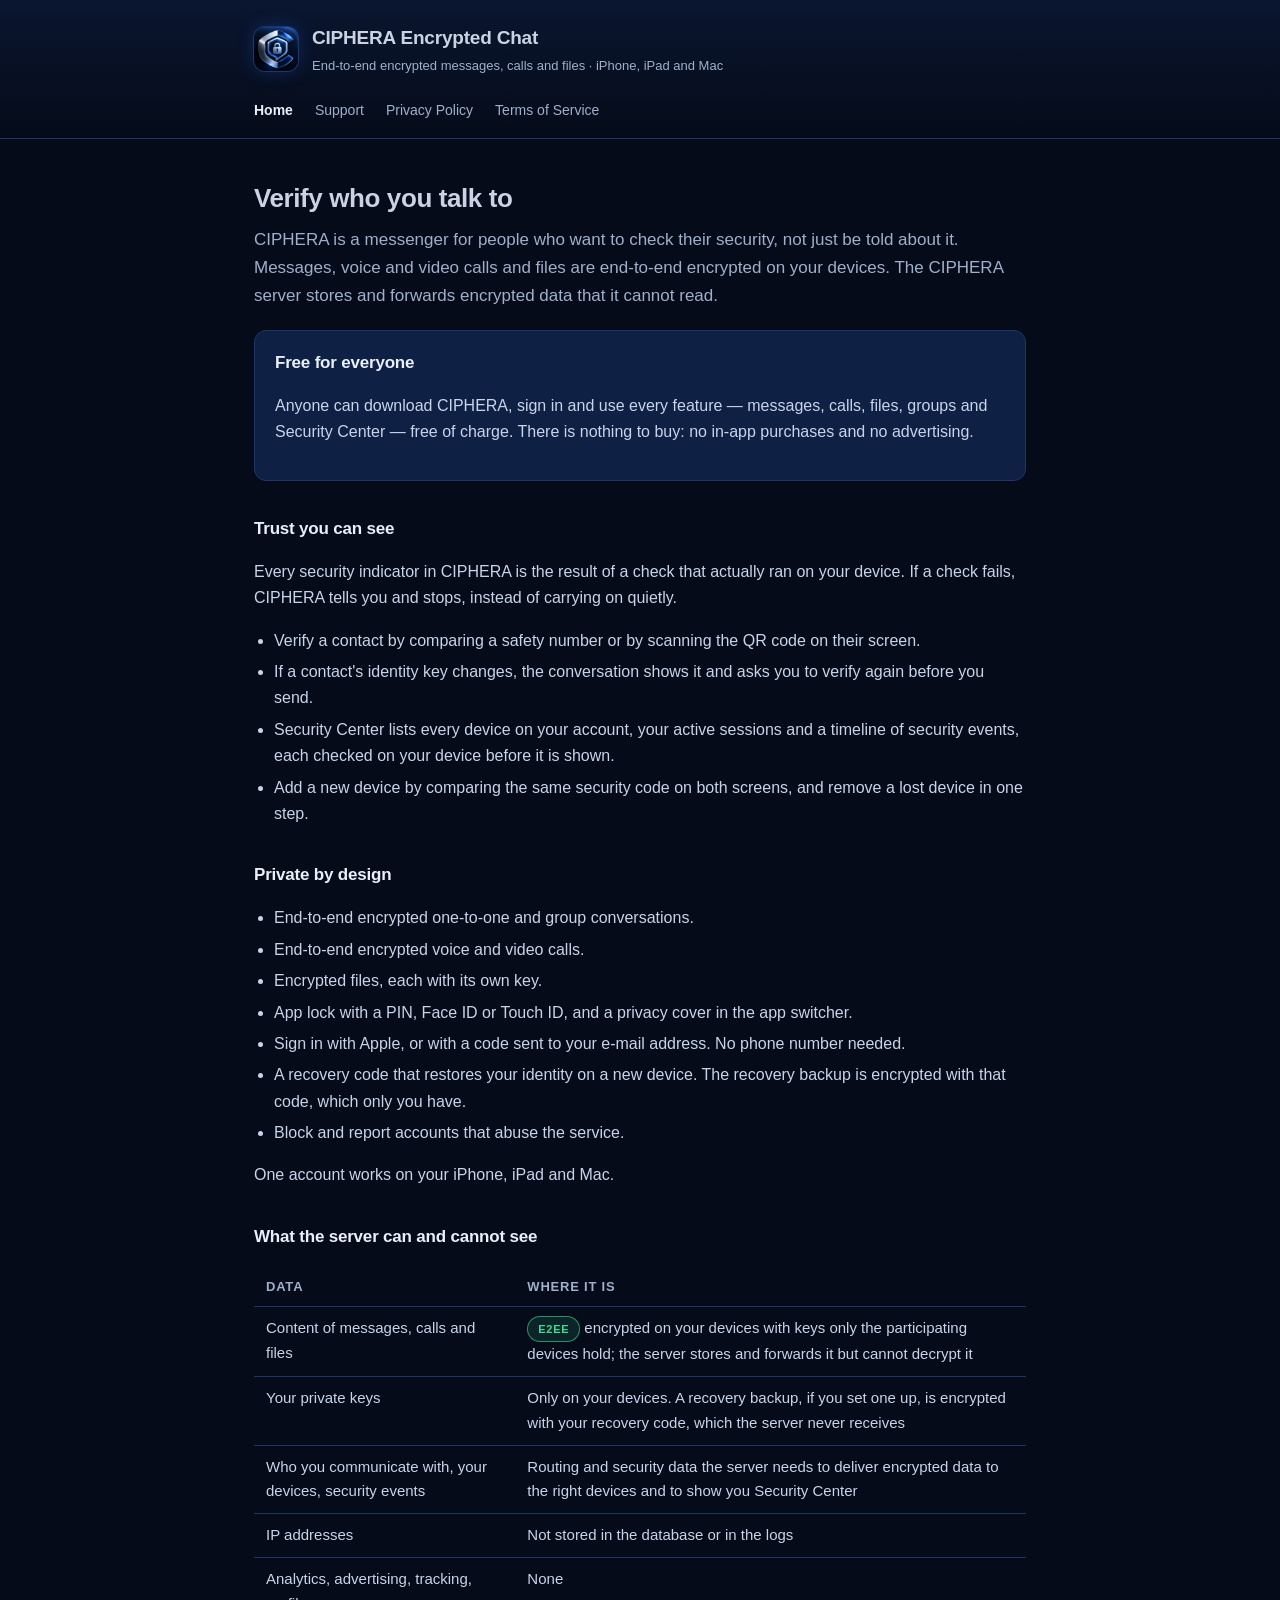
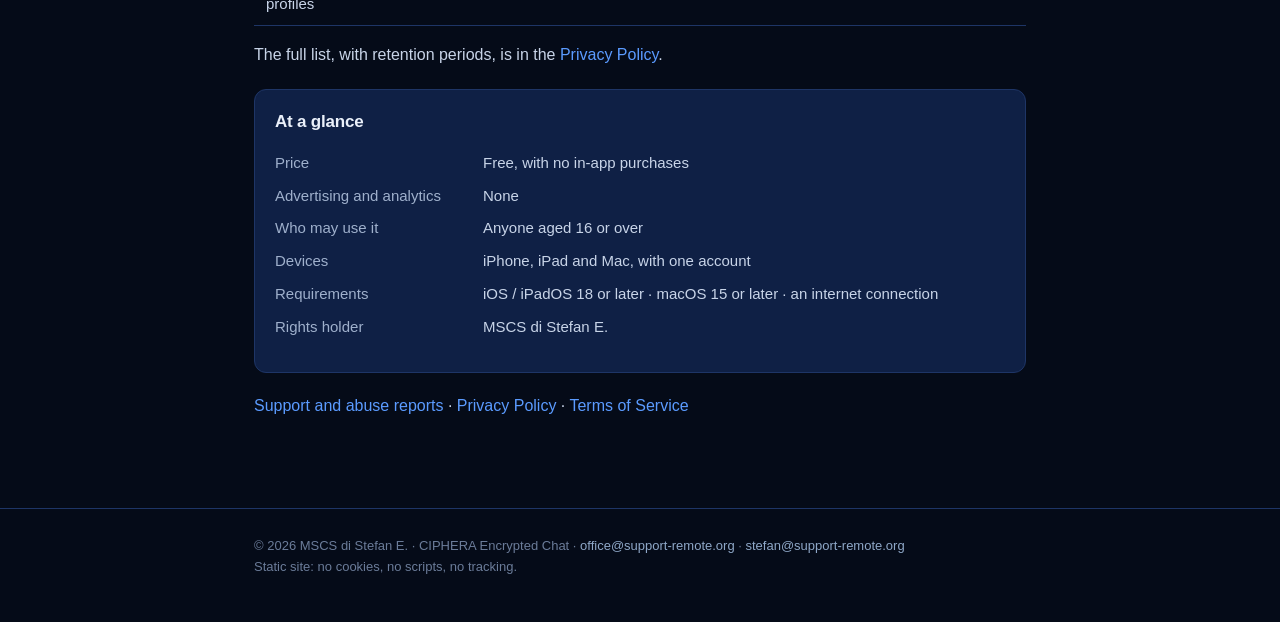
<file: index.html>
<!doctype html>
<html lang="en">
<head>
<meta charset="utf-8">
<meta name="viewport" content="width=device-width,initial-scale=1">
<title>CIPHERA Encrypted Chat</title>
<meta name="description" content="CIPHERA Encrypted Chat — end-to-end encrypted messages, calls and files on iPhone, iPad and Mac. Free for everyone, with nothing to buy.">
<meta name="theme-color" content="#050B18">
<link rel="icon" type="image/png" sizes="256x256" href="icon-256.png">
<link rel="apple-touch-icon" href="icon-256.png">
<link rel="stylesheet" href="style.css">
</head>
<body>
<header>
  <div class="wrap">
    <div class="brand">
      <img class="mark" src="icon-256.png" width="44" height="44" alt="">
      <div>
        <h1>CIPHERA Encrypted Chat</h1>
        <p>End-to-end encrypted messages, calls and files · iPhone, iPad and Mac</p>
      </div>
    </div>
    <nav>
      <a href="./" class="on">Home</a>
      <a href="support.html">Support</a>
      <a href="privacy.html">Privacy Policy</a>
      <a href="terms.html">Terms of Service</a>
    </nav>
  </div>
</header>
<main><div class="wrap">
<h2>Verify who you talk to</h2>
<p class="lead">CIPHERA is a messenger for people who want to check their security, not just be told
about it. Messages, voice and video calls and files are end-to-end encrypted on your devices. The
CIPHERA server stores and forwards encrypted data that it cannot read.</p>

<div class="card">
  <h3>Free for everyone</h3>
  <p>Anyone can download CIPHERA, sign in and use every feature — messages, calls, files, groups and
  Security Center — free of charge. There is nothing to buy: no in-app purchases and no
  advertising.</p>
</div>

<h3>Trust you can see</h3>
<p>Every security indicator in CIPHERA is the result of a check that actually ran on your device.
If a check fails, CIPHERA tells you and stops, instead of carrying on quietly.</p>
<ul>
  <li>Verify a contact by comparing a safety number or by scanning the QR code on their screen.</li>
  <li>If a contact's identity key changes, the conversation shows it and asks you to verify again
      before you send.</li>
  <li>Security Center lists every device on your account, your active sessions and a timeline of
      security events, each checked on your device before it is shown.</li>
  <li>Add a new device by comparing the same security code on both screens, and remove a lost
      device in one step.</li>
</ul>

<h3>Private by design</h3>
<ul>
  <li>End-to-end encrypted one-to-one and group conversations.</li>
  <li>End-to-end encrypted voice and video calls.</li>
  <li>Encrypted files, each with its own key.</li>
  <li>App lock with a PIN, Face ID or Touch ID, and a privacy cover in the app switcher.</li>
  <li>Sign in with Apple, or with a code sent to your e-mail address. No phone number needed.</li>
  <li>A recovery code that restores your identity on a new device. The recovery backup is encrypted
      with that code, which only you have.</li>
  <li>Block and report accounts that abuse the service.</li>
</ul>
<p>One account works on your iPhone, iPad and Mac.</p>

<h3>What the server can and cannot see</h3>
<table>
  <tr><th>Data</th><th>Where it is</th></tr>
  <tr><td>Content of messages, calls and files</td>
      <td><span class="pill secure">E2EE</span> encrypted on your devices with keys only the
          participating devices hold; the server stores and forwards it but cannot decrypt it</td></tr>
  <tr><td>Your private keys</td>
      <td>Only on your devices. A recovery backup, if you set one up, is encrypted with your
          recovery code, which the server never receives</td></tr>
  <tr><td>Who you communicate with, your devices, security events</td>
      <td>Routing and security data the server needs to deliver encrypted data to the right devices
          and to show you Security Center</td></tr>
  <tr><td>IP addresses</td>
      <td>Not stored in the database or in the logs</td></tr>
  <tr><td>Analytics, advertising, tracking, profiles</td>
      <td>None</td></tr>
</table>
<p>The full list, with retention periods, is in the <a href="privacy.html">Privacy Policy</a>.</p>

<div class="card">
  <h3>At a glance</h3>
  <dl class="key">
    <dt>Price</dt><dd>Free, with no in-app purchases</dd>
    <dt>Advertising and analytics</dt><dd>None</dd>
    <dt>Who may use it</dt><dd>Anyone aged 16 or over</dd>
    <dt>Devices</dt><dd>iPhone, iPad and Mac, with one account</dd>
    <dt>Requirements</dt><dd>iOS / iPadOS 18 or later · macOS 15 or later · an internet connection</dd>
    <dt>Rights holder</dt><dd>MSCS di Stefan E.</dd>
  </dl>
</div>

<p><a href="support.html">Support and abuse reports</a> ·
<a href="privacy.html">Privacy Policy</a> ·
<a href="terms.html">Terms of Service</a></p>

</div></main>
<footer><div class="wrap">
  © 2026 MSCS di Stefan E. · CIPHERA Encrypted Chat · <a href="mailto:office@support-remote.org">office@support-remote.org</a> · <a href="mailto:stefan@support-remote.org">stefan@support-remote.org</a><br>
  Static site: no cookies, no scripts, no tracking.
</div></footer>
</body>
</html>
</file>
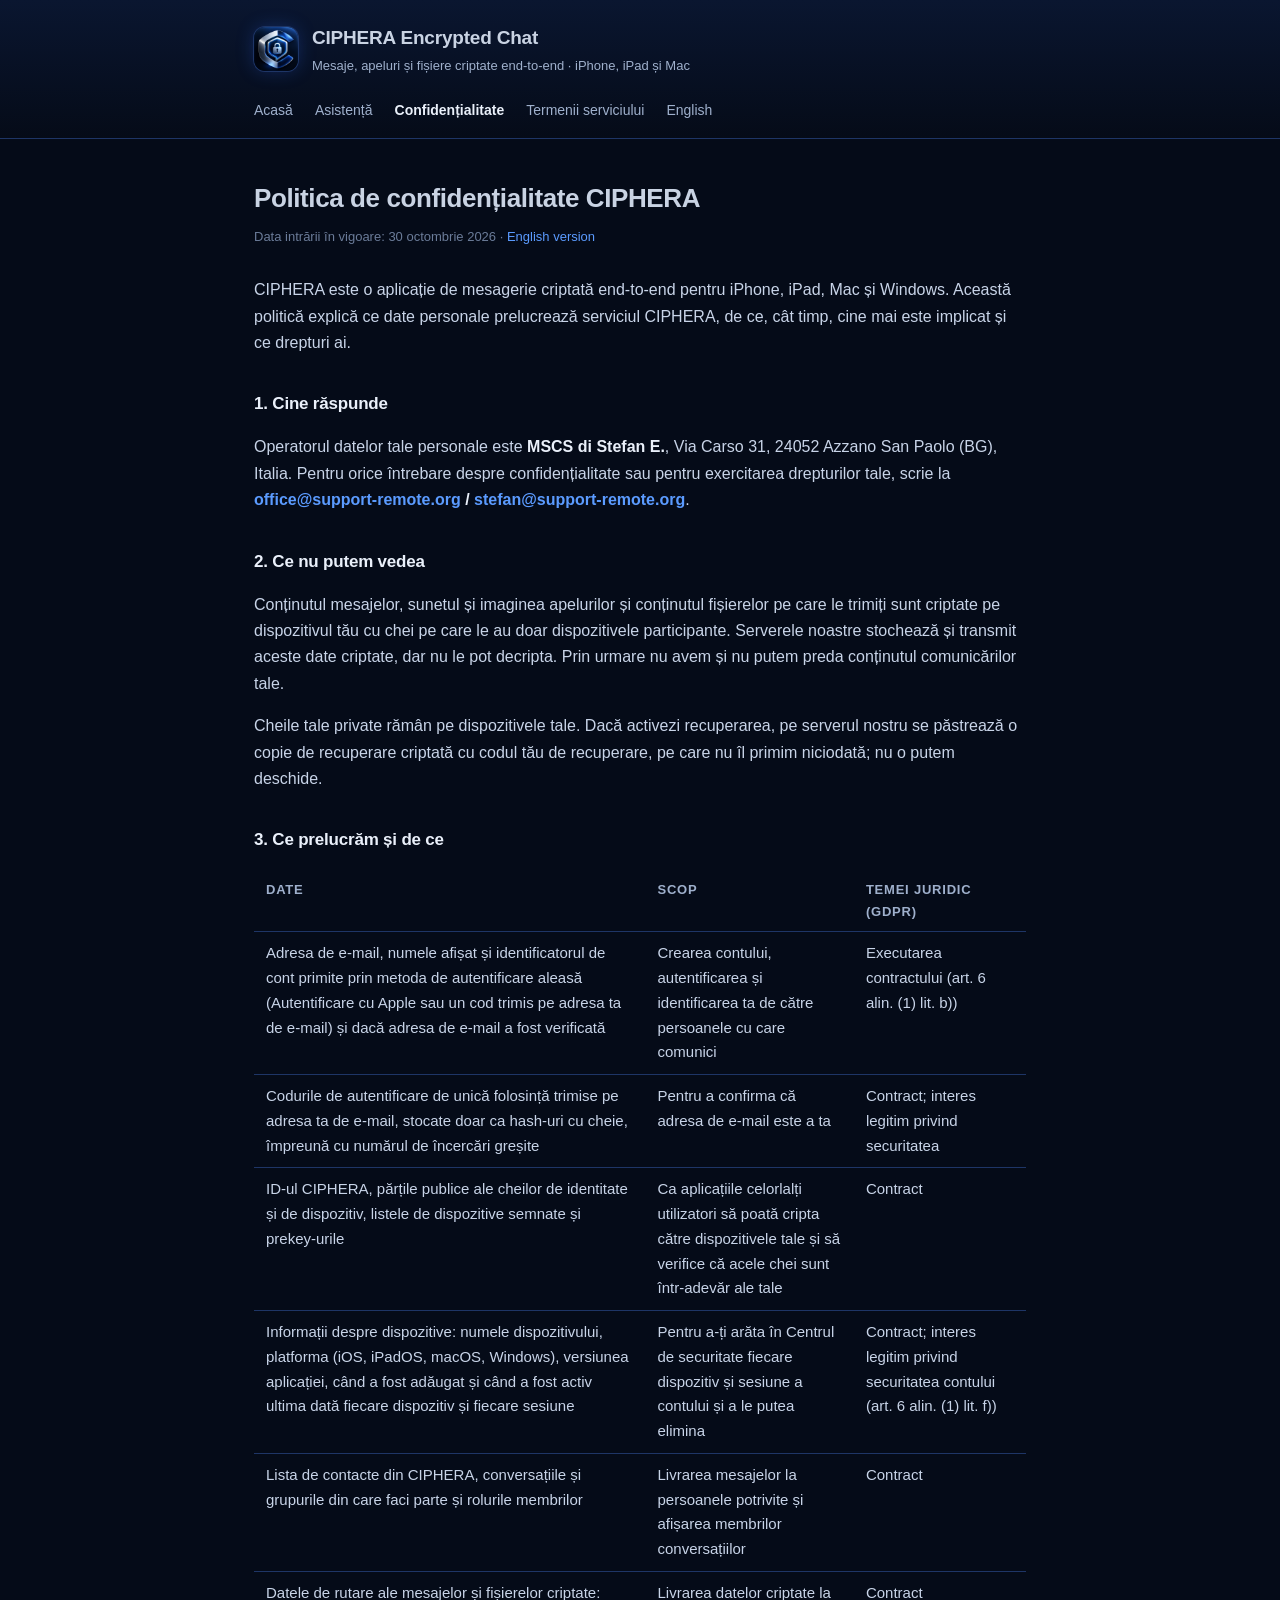
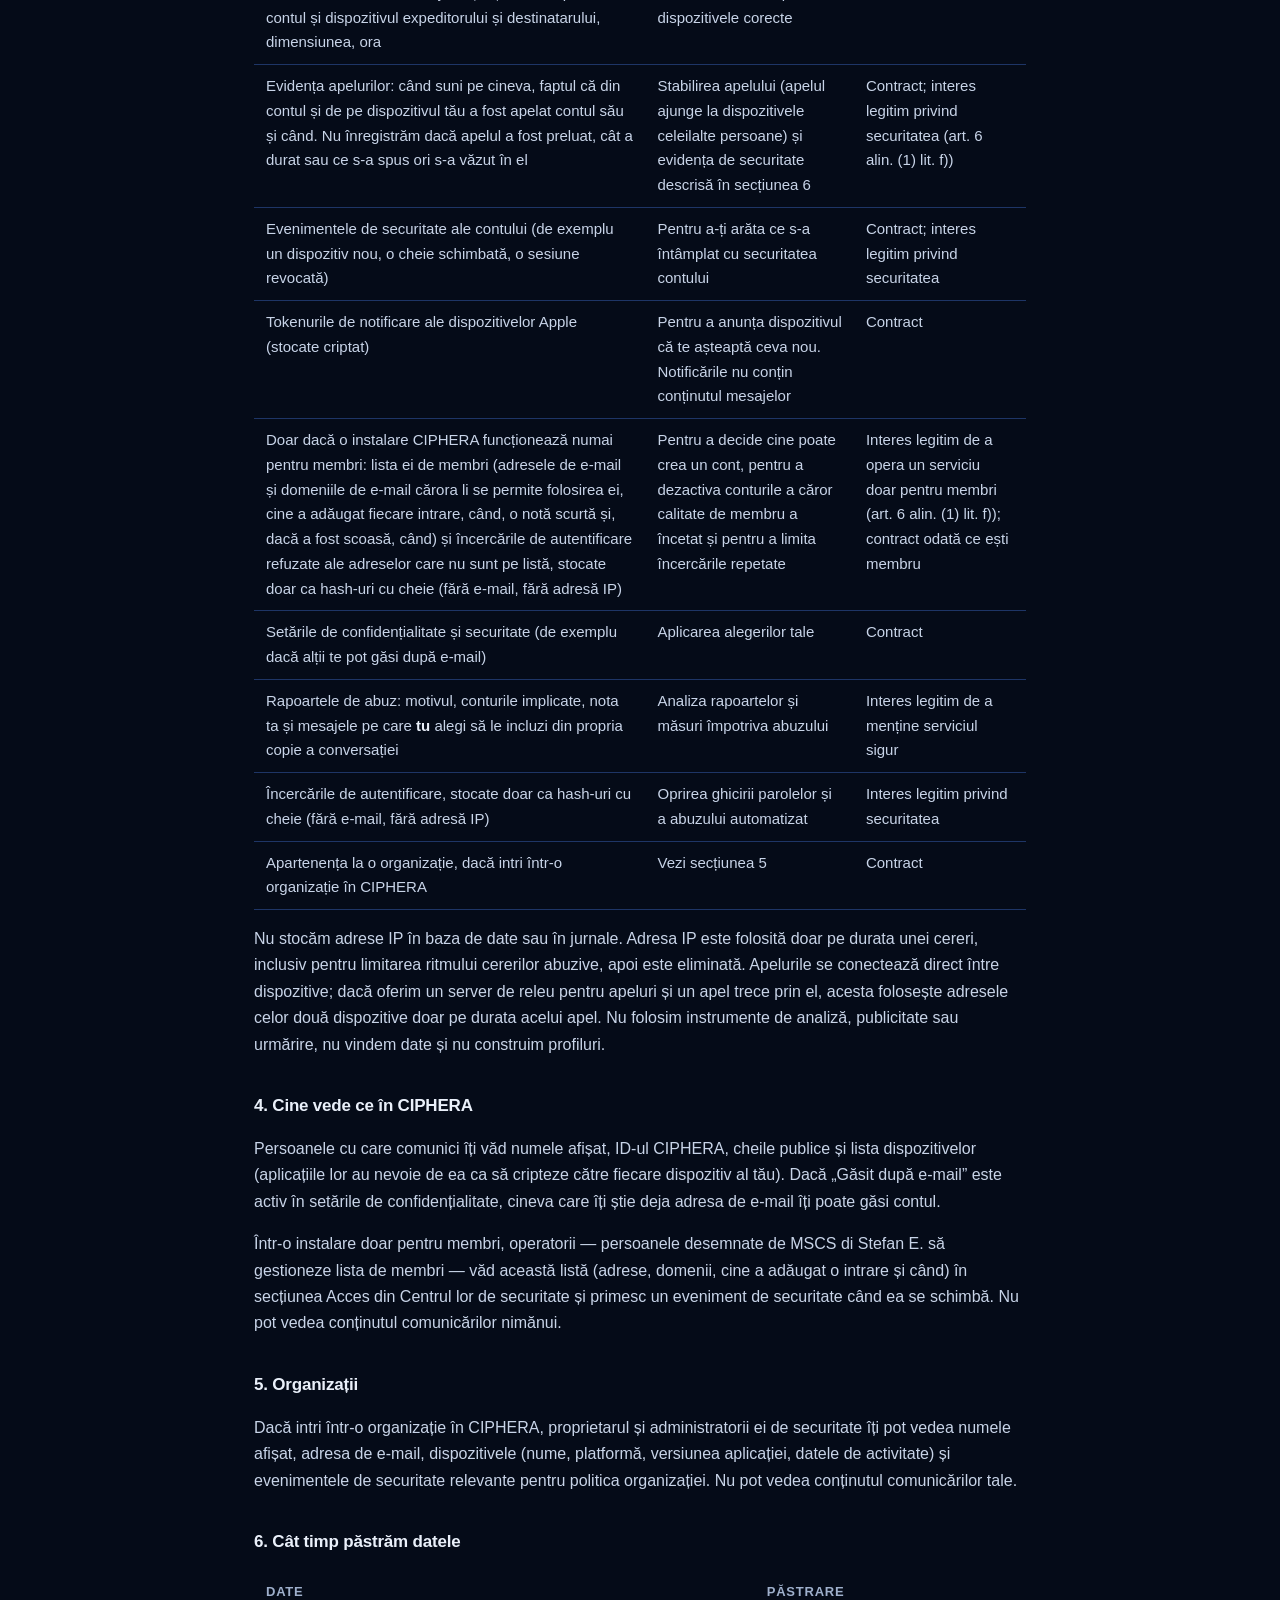
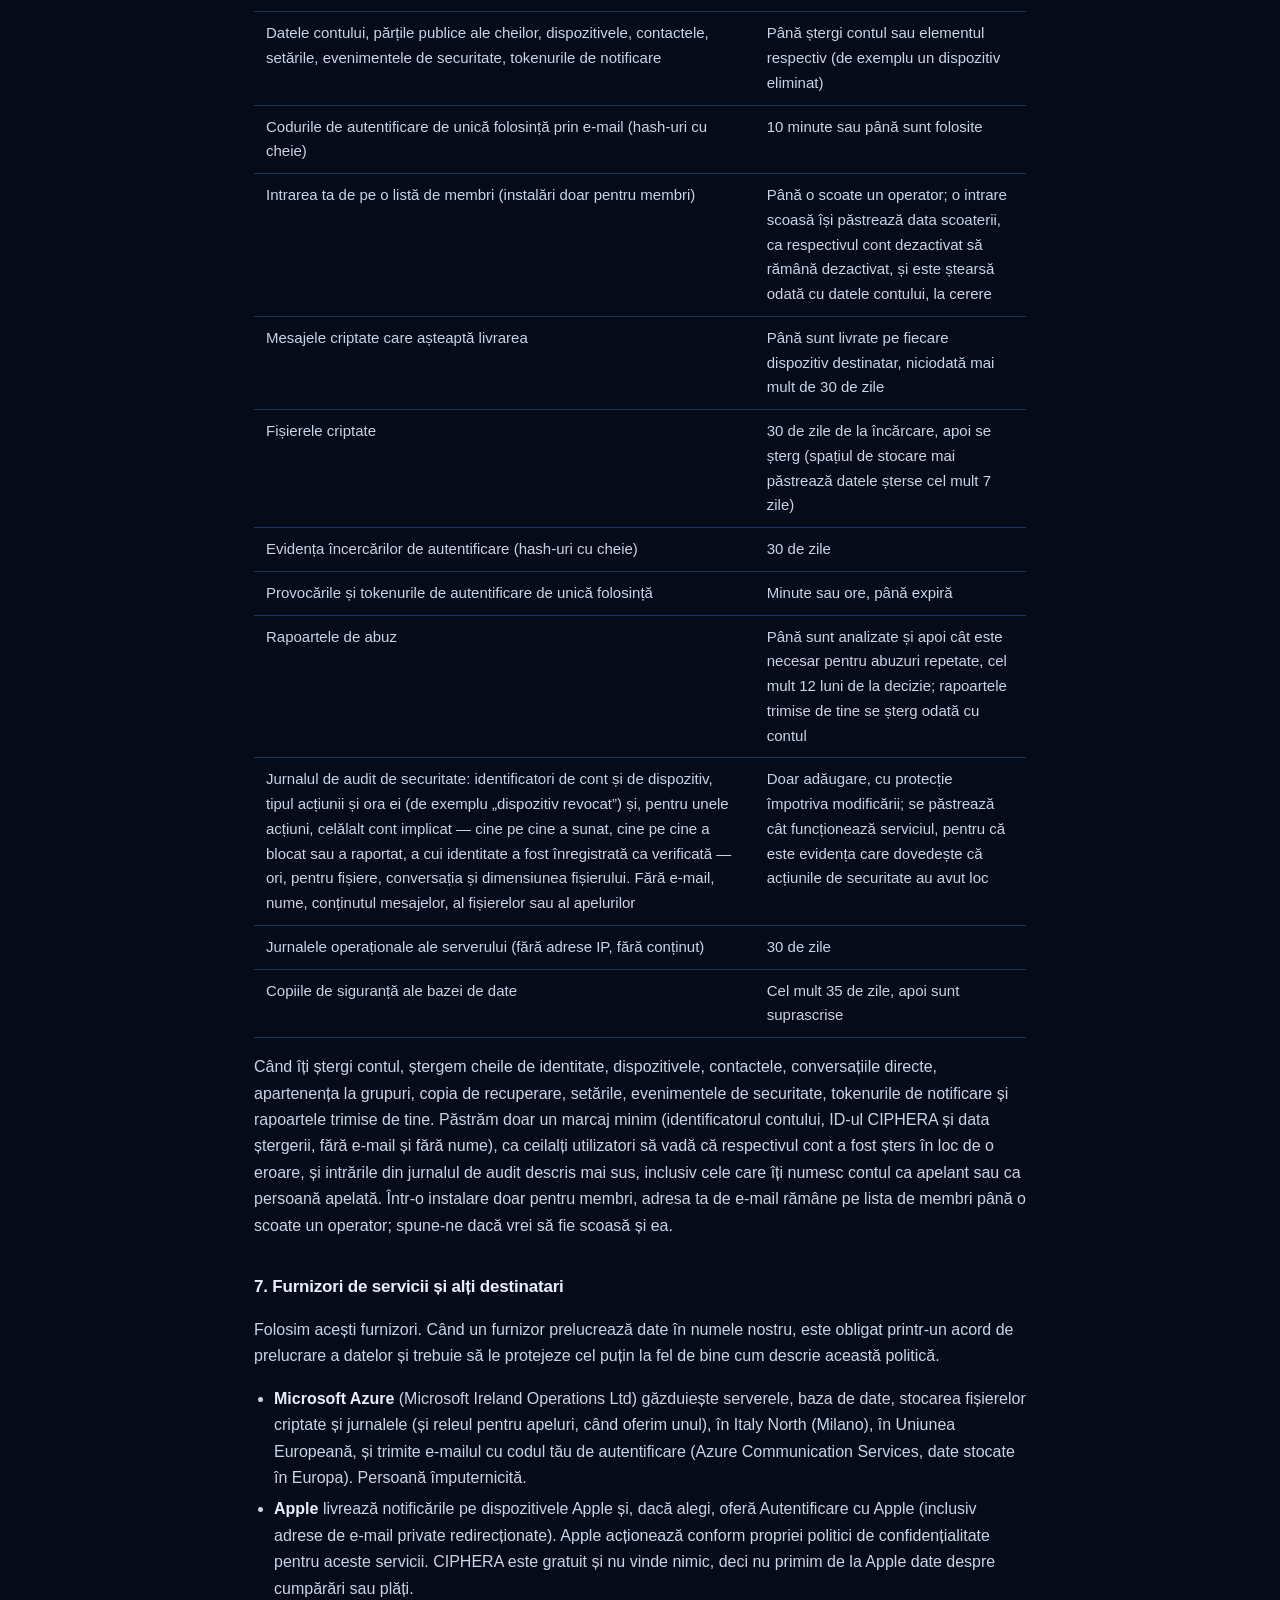
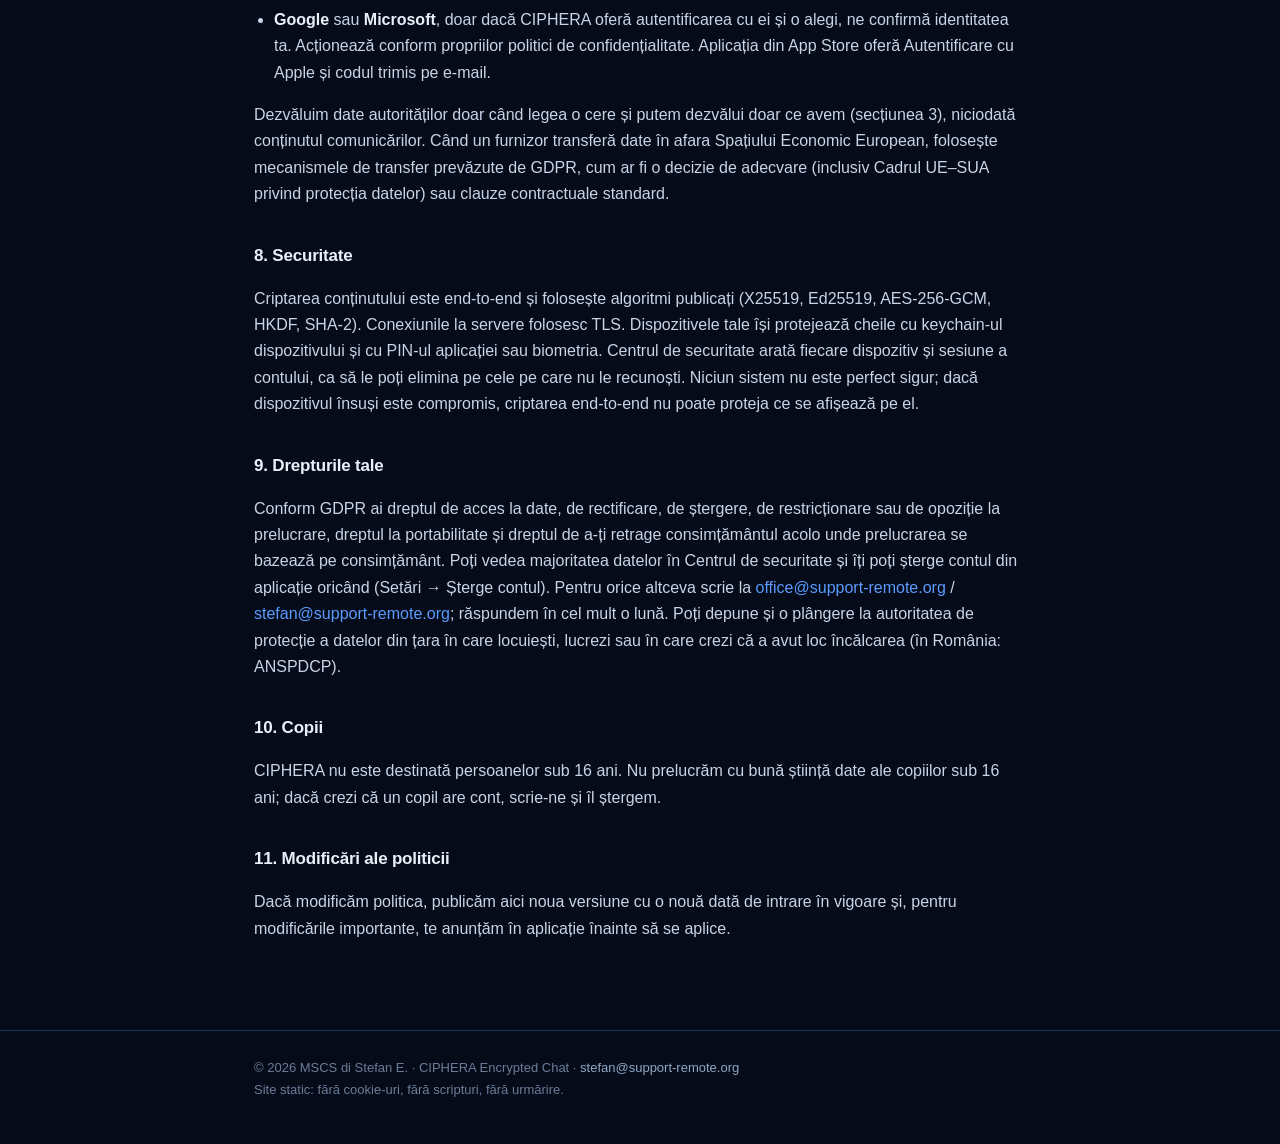
<file: privacy-ro.html>
<!doctype html>
<html lang="ro">
<head>
<meta charset="utf-8">
<meta name="viewport" content="width=device-width,initial-scale=1">
<title>Politica de confidențialitate · CIPHERA Encrypted Chat</title>
<meta name="description" content="Ce date personale prelucrează serviciul CIPHERA, de ce, cât timp și ce drepturi ai conform GDPR.">
<meta name="theme-color" content="#050B18">
<link rel="icon" type="image/png" sizes="256x256" href="icon-256.png">
<link rel="apple-touch-icon" href="icon-256.png">
<link rel="stylesheet" href="style.css">
</head>
<body>
<header>
  <div class="wrap">
    <div class="brand">
      <img class="mark" src="icon-256.png" width="44" height="44" alt="">
      <div>
        <h1>CIPHERA Encrypted Chat</h1>
        <p>Mesaje, apeluri și fișiere criptate end-to-end · iPhone, iPad și Mac</p>
      </div>
    </div>
    <nav>
      <a href="./">Acasă</a>
      <a href="support.html">Asistență</a>
      <a href="privacy-ro.html" class="on">Confidențialitate</a>
      <a href="terms-ro.html">Termenii serviciului</a>
      <a href="privacy.html">English</a>
    </nav>
  </div>
</header>
<main><div class="wrap">
<h2>Politica de confidențialitate CIPHERA</h2>

<p class="meta">Data intrării în vigoare: 30 octombrie 2026 · <a href="privacy.html">English version</a></p>

<p>CIPHERA este o aplicație de mesagerie criptată end-to-end pentru iPhone, iPad, Mac și Windows. Această politică explică ce date personale prelucrează serviciul CIPHERA, de ce, cât timp, cine mai este implicat și ce drepturi ai.</p>

<h3 id="s1">1. Cine răspunde</h3>

<p>Operatorul datelor tale personale este <strong>MSCS di Stefan E.</strong>, Via Carso 31, 24052 Azzano San Paolo (BG), Italia. Pentru orice întrebare despre confidențialitate sau pentru exercitarea drepturilor tale, scrie la <strong><a href="mailto:office@support-remote.org">office@support-remote.org</a> / <a href="mailto:stefan@support-remote.org">stefan@support-remote.org</a></strong>.</p>

<h3 id="s2">2. Ce nu putem vedea</h3>

<p>Conținutul mesajelor, sunetul și imaginea apelurilor și conținutul fișierelor pe care le trimiți sunt criptate pe dispozitivul tău cu chei pe care le au doar dispozitivele participante. Serverele noastre stochează și transmit aceste date criptate, dar nu le pot decripta. Prin urmare nu avem și nu putem preda conținutul comunicărilor tale.</p>

<p>Cheile tale private rămân pe dispozitivele tale. Dacă activezi recuperarea, pe serverul nostru se păstrează o copie de recuperare criptată cu codul tău de recuperare, pe care nu îl primim niciodată; nu o putem deschide.</p>

<h3 id="s3">3. Ce prelucrăm și de ce</h3>

<table>
  <tr><th>Date</th><th>Scop</th><th>Temei juridic (GDPR)</th></tr>
  <tr><td>Adresa de e-mail, numele afișat și identificatorul de cont primite prin metoda de autentificare aleasă (Autentificare cu Apple sau un cod trimis pe adresa ta de e-mail) și dacă adresa de e-mail a fost verificată</td><td>Crearea contului, autentificarea și identificarea ta de către persoanele cu care comunici</td><td>Executarea contractului (art. 6 alin. (1) lit. b))</td></tr>
  <tr><td>Codurile de autentificare de unică folosință trimise pe adresa ta de e-mail, stocate doar ca hash-uri cu cheie, împreună cu numărul de încercări greșite</td><td>Pentru a confirma că adresa de e-mail este a ta</td><td>Contract; interes legitim privind securitatea</td></tr>
  <tr><td>ID-ul CIPHERA, părțile publice ale cheilor de identitate și de dispozitiv, listele de dispozitive semnate și prekey-urile</td><td>Ca aplicațiile celorlalți utilizatori să poată cripta către dispozitivele tale și să verifice că acele chei sunt într-adevăr ale tale</td><td>Contract</td></tr>
  <tr><td>Informații despre dispozitive: numele dispozitivului, platforma (iOS, iPadOS, macOS, Windows), versiunea aplicației, când a fost adăugat și când a fost activ ultima dată fiecare dispozitiv și fiecare sesiune</td><td>Pentru a-ți arăta în Centrul de securitate fiecare dispozitiv și sesiune a contului și a le putea elimina</td><td>Contract; interes legitim privind securitatea contului (art. 6 alin. (1) lit. f))</td></tr>
  <tr><td>Lista de contacte din CIPHERA, conversațiile și grupurile din care faci parte și rolurile membrilor</td><td>Livrarea mesajelor la persoanele potrivite și afișarea membrilor conversațiilor</td><td>Contract</td></tr>
  <tr><td>Datele de rutare ale mesajelor și fișierelor criptate: contul și dispozitivul expeditorului și destinatarului, dimensiunea, ora</td><td>Livrarea datelor criptate la dispozitivele corecte</td><td>Contract</td></tr>
  <tr><td>Evidența apelurilor: când suni pe cineva, faptul că din contul și de pe dispozitivul tău a fost apelat contul său și când. Nu înregistrăm dacă apelul a fost preluat, cât a durat sau ce s-a spus ori s-a văzut în el</td><td>Stabilirea apelului (apelul ajunge la dispozitivele celeilalte persoane) și evidența de securitate descrisă în secțiunea 6</td><td>Contract; interes legitim privind securitatea (art. 6 alin. (1) lit. f))</td></tr>
  <tr><td>Evenimentele de securitate ale contului (de exemplu un dispozitiv nou, o cheie schimbată, o sesiune revocată)</td><td>Pentru a-ți arăta ce s-a întâmplat cu securitatea contului</td><td>Contract; interes legitim privind securitatea</td></tr>
  <tr><td>Tokenurile de notificare ale dispozitivelor Apple (stocate criptat)</td><td>Pentru a anunța dispozitivul că te așteaptă ceva nou. Notificările nu conțin conținutul mesajelor</td><td>Contract</td></tr>
  <tr><td>Doar dacă o instalare CIPHERA funcționează numai pentru membri: lista ei de membri (adresele de e-mail și domeniile de e-mail cărora li se permite folosirea ei, cine a adăugat fiecare intrare, când, o notă scurtă și, dacă a fost scoasă, când) și încercările de autentificare refuzate ale adreselor care nu sunt pe listă, stocate doar ca hash-uri cu cheie (fără e-mail, fără adresă IP)</td><td>Pentru a decide cine poate crea un cont, pentru a dezactiva conturile a căror calitate de membru a încetat și pentru a limita încercările repetate</td><td>Interes legitim de a opera un serviciu doar pentru membri (art. 6 alin. (1) lit. f)); contract odată ce ești membru</td></tr>
  <tr><td>Setările de confidențialitate și securitate (de exemplu dacă alții te pot găsi după e-mail)</td><td>Aplicarea alegerilor tale</td><td>Contract</td></tr>
  <tr><td>Rapoartele de abuz: motivul, conturile implicate, nota ta și mesajele pe care <strong>tu</strong> alegi să le incluzi din propria copie a conversației</td><td>Analiza rapoartelor și măsuri împotriva abuzului</td><td>Interes legitim de a menține serviciul sigur</td></tr>
  <tr><td>Încercările de autentificare, stocate doar ca hash-uri cu cheie (fără e-mail, fără adresă IP)</td><td>Oprirea ghicirii parolelor și a abuzului automatizat</td><td>Interes legitim privind securitatea</td></tr>
  <tr><td>Apartenența la o organizație, dacă intri într-o organizație în CIPHERA</td><td>Vezi secțiunea 5</td><td>Contract</td></tr>
</table>

<p>Nu stocăm adrese IP în baza de date sau în jurnale. Adresa IP este folosită doar pe durata unei cereri, inclusiv pentru limitarea ritmului cererilor abuzive, apoi este eliminată. Apelurile se conectează direct între dispozitive; dacă oferim un server de releu pentru apeluri și un apel trece prin el, acesta folosește adresele celor două dispozitive doar pe durata acelui apel. Nu folosim instrumente de analiză, publicitate sau urmărire, nu vindem date și nu construim profiluri.</p>

<h3 id="s4">4. Cine vede ce în CIPHERA</h3>

<p>Persoanele cu care comunici îți văd numele afișat, ID-ul CIPHERA, cheile publice și lista dispozitivelor (aplicațiile lor au nevoie de ea ca să cripteze către fiecare dispozitiv al tău). Dacă „Găsit după e-mail” este activ în setările de confidențialitate, cineva care îți știe deja adresa de e-mail îți poate găsi contul.</p>

<p>Într-o instalare doar pentru membri, operatorii — persoanele desemnate de MSCS di Stefan E. să gestioneze lista de membri — văd această listă (adrese, domenii, cine a adăugat o intrare și când) în secțiunea Acces din Centrul lor de securitate și primesc un eveniment de securitate când ea se schimbă. Nu pot vedea conținutul comunicărilor nimănui.</p>

<h3 id="s5">5. Organizații</h3>

<p>Dacă intri într-o organizație în CIPHERA, proprietarul și administratorii ei de securitate îți pot vedea numele afișat, adresa de e-mail, dispozitivele (nume, platformă, versiunea aplicației, datele de activitate) și evenimentele de securitate relevante pentru politica organizației. Nu pot vedea conținutul comunicărilor tale.</p>

<h3 id="s6">6. Cât timp păstrăm datele</h3>

<table>
  <tr><th>Date</th><th>Păstrare</th></tr>
  <tr><td>Datele contului, părțile publice ale cheilor, dispozitivele, contactele, setările, evenimentele de securitate, tokenurile de notificare</td><td>Până ștergi contul sau elementul respectiv (de exemplu un dispozitiv eliminat)</td></tr>
  <tr><td>Codurile de autentificare de unică folosință prin e-mail (hash-uri cu cheie)</td><td>10 minute sau până sunt folosite</td></tr>
  <tr><td>Intrarea ta de pe o listă de membri (instalări doar pentru membri)</td><td>Până o scoate un operator; o intrare scoasă își păstrează data scoaterii, ca respectivul cont dezactivat să rămână dezactivat, și este ștearsă odată cu datele contului, la cerere</td></tr>
  <tr><td>Mesajele criptate care așteaptă livrarea</td><td>Până sunt livrate pe fiecare dispozitiv destinatar, niciodată mai mult de 30 de zile</td></tr>
  <tr><td>Fișierele criptate</td><td>30 de zile de la încărcare, apoi se șterg (spațiul de stocare mai păstrează datele șterse cel mult 7 zile)</td></tr>
  <tr><td>Evidența încercărilor de autentificare (hash-uri cu cheie)</td><td>30 de zile</td></tr>
  <tr><td>Provocările și tokenurile de autentificare de unică folosință</td><td>Minute sau ore, până expiră</td></tr>
  <tr><td>Rapoartele de abuz</td><td>Până sunt analizate și apoi cât este necesar pentru abuzuri repetate, cel mult 12 luni de la decizie; rapoartele trimise de tine se șterg odată cu contul</td></tr>
  <tr><td>Jurnalul de audit de securitate: identificatori de cont și de dispozitiv, tipul acțiunii și ora ei (de exemplu „dispozitiv revocat”) și, pentru unele acțiuni, celălalt cont implicat — cine pe cine a sunat, cine pe cine a blocat sau a raportat, a cui identitate a fost înregistrată ca verificată — ori, pentru fișiere, conversația și dimensiunea fișierului. Fără e-mail, nume, conținutul mesajelor, al fișierelor sau al apelurilor</td><td>Doar adăugare, cu protecție împotriva modificării; se păstrează cât funcționează serviciul, pentru că este evidența care dovedește că acțiunile de securitate au avut loc</td></tr>
  <tr><td>Jurnalele operaționale ale serverului (fără adrese IP, fără conținut)</td><td>30 de zile</td></tr>
  <tr><td>Copiile de siguranță ale bazei de date</td><td>Cel mult 35 de zile, apoi sunt suprascrise</td></tr>
</table>

<p>Când îți ștergi contul, ștergem cheile de identitate, dispozitivele, contactele, conversațiile directe, apartenența la grupuri, copia de recuperare, setările, evenimentele de securitate, tokenurile de notificare și rapoartele trimise de tine. Păstrăm doar un marcaj minim (identificatorul contului, ID-ul CIPHERA și data ștergerii, fără e-mail și fără nume), ca ceilalți utilizatori să vadă că respectivul cont a fost șters în loc de o eroare, și intrările din jurnalul de audit descris mai sus, inclusiv cele care îți numesc contul ca apelant sau ca persoană apelată. Într-o instalare doar pentru membri, adresa ta de e-mail rămâne pe lista de membri până o scoate un operator; spune-ne dacă vrei să fie scoasă și ea.</p>

<h3 id="s7">7. Furnizori de servicii și alți destinatari</h3>

<p>Folosim acești furnizori. Când un furnizor prelucrează date în numele nostru, este obligat printr-un acord de prelucrare a datelor și trebuie să le protejeze cel puțin la fel de bine cum descrie această politică.</p>

<ul>
  <li><strong>Microsoft Azure</strong> (Microsoft Ireland Operations Ltd) găzduiește serverele, baza de date, stocarea fișierelor criptate și jurnalele (și releul pentru apeluri, când oferim unul), în Italy North (Milano), în Uniunea Europeană, și trimite e-mailul cu codul tău de autentificare (Azure Communication Services, date stocate în Europa). Persoană împuternicită.</li>
  <li><strong>Apple</strong> livrează notificările pe dispozitivele Apple și, dacă alegi, oferă Autentificare cu Apple (inclusiv adrese de e-mail private redirecționate). Apple acționează conform propriei politici de confidențialitate pentru aceste servicii. CIPHERA este gratuit și nu vinde nimic, deci nu primim de la Apple date despre cumpărări sau plăți.</li>
  <li><strong>Google</strong> sau <strong>Microsoft</strong>, doar dacă CIPHERA oferă autentificarea cu ei și o alegi, ne confirmă identitatea ta. Acționează conform propriilor politici de confidențialitate. Aplicația din App Store oferă Autentificare cu Apple și codul trimis pe e-mail.</li>
</ul>

<p>Dezvăluim date autorităților doar când legea o cere și putem dezvălui doar ce avem (secțiunea 3), niciodată conținutul comunicărilor. Când un furnizor transferă date în afara Spațiului Economic European, folosește mecanismele de transfer prevăzute de GDPR, cum ar fi o decizie de adecvare (inclusiv Cadrul UE–SUA privind protecția datelor) sau clauze contractuale standard.</p>

<h3 id="s8">8. Securitate</h3>

<p>Criptarea conținutului este end-to-end și folosește algoritmi publicați (X25519, Ed25519, AES-256-GCM, HKDF, SHA-2). Conexiunile la servere folosesc TLS. Dispozitivele tale își protejează cheile cu keychain-ul dispozitivului și cu PIN-ul aplicației sau biometria. Centrul de securitate arată fiecare dispozitiv și sesiune a contului, ca să le poți elimina pe cele pe care nu le recunoști. Niciun sistem nu este perfect sigur; dacă dispozitivul însuși este compromis, criptarea end-to-end nu poate proteja ce se afișează pe el.</p>

<h3 id="s9">9. Drepturile tale</h3>

<p>Conform GDPR ai dreptul de acces la date, de rectificare, de ștergere, de restricționare sau de opoziție la prelucrare, dreptul la portabilitate și dreptul de a-ți retrage consimțământul acolo unde prelucrarea se bazează pe consimțământ. Poți vedea majoritatea datelor în Centrul de securitate și îți poți șterge contul din aplicație oricând (Setări → Șterge contul). Pentru orice altceva scrie la <a href="mailto:office@support-remote.org">office@support-remote.org</a> / <a href="mailto:stefan@support-remote.org">stefan@support-remote.org</a>; răspundem în cel mult o lună. Poți depune și o plângere la autoritatea de protecție a datelor din țara în care locuiești, lucrezi sau în care crezi că a avut loc încălcarea (în România: ANSPDCP).</p>

<h3 id="s10">10. Copii</h3>

<p>CIPHERA nu este destinată persoanelor sub 16 ani. Nu prelucrăm cu bună știință date ale copiilor sub 16 ani; dacă crezi că un copil are cont, scrie-ne și îl ștergem.</p>

<h3 id="s11">11. Modificări ale politicii</h3>

<p>Dacă modificăm politica, publicăm aici noua versiune cu o nouă dată de intrare în vigoare și, pentru modificările importante, te anunțăm în aplicație înainte să se aplice.</p>

</div></main>
<footer><div class="wrap">
  © 2026 MSCS di Stefan E. · CIPHERA Encrypted Chat · <a href="mailto:stefan@support-remote.org">stefan@support-remote.org</a><br>
  Site static: fără cookie-uri, fără scripturi, fără urmărire.
</div></footer>
</body>
</html>
</file>
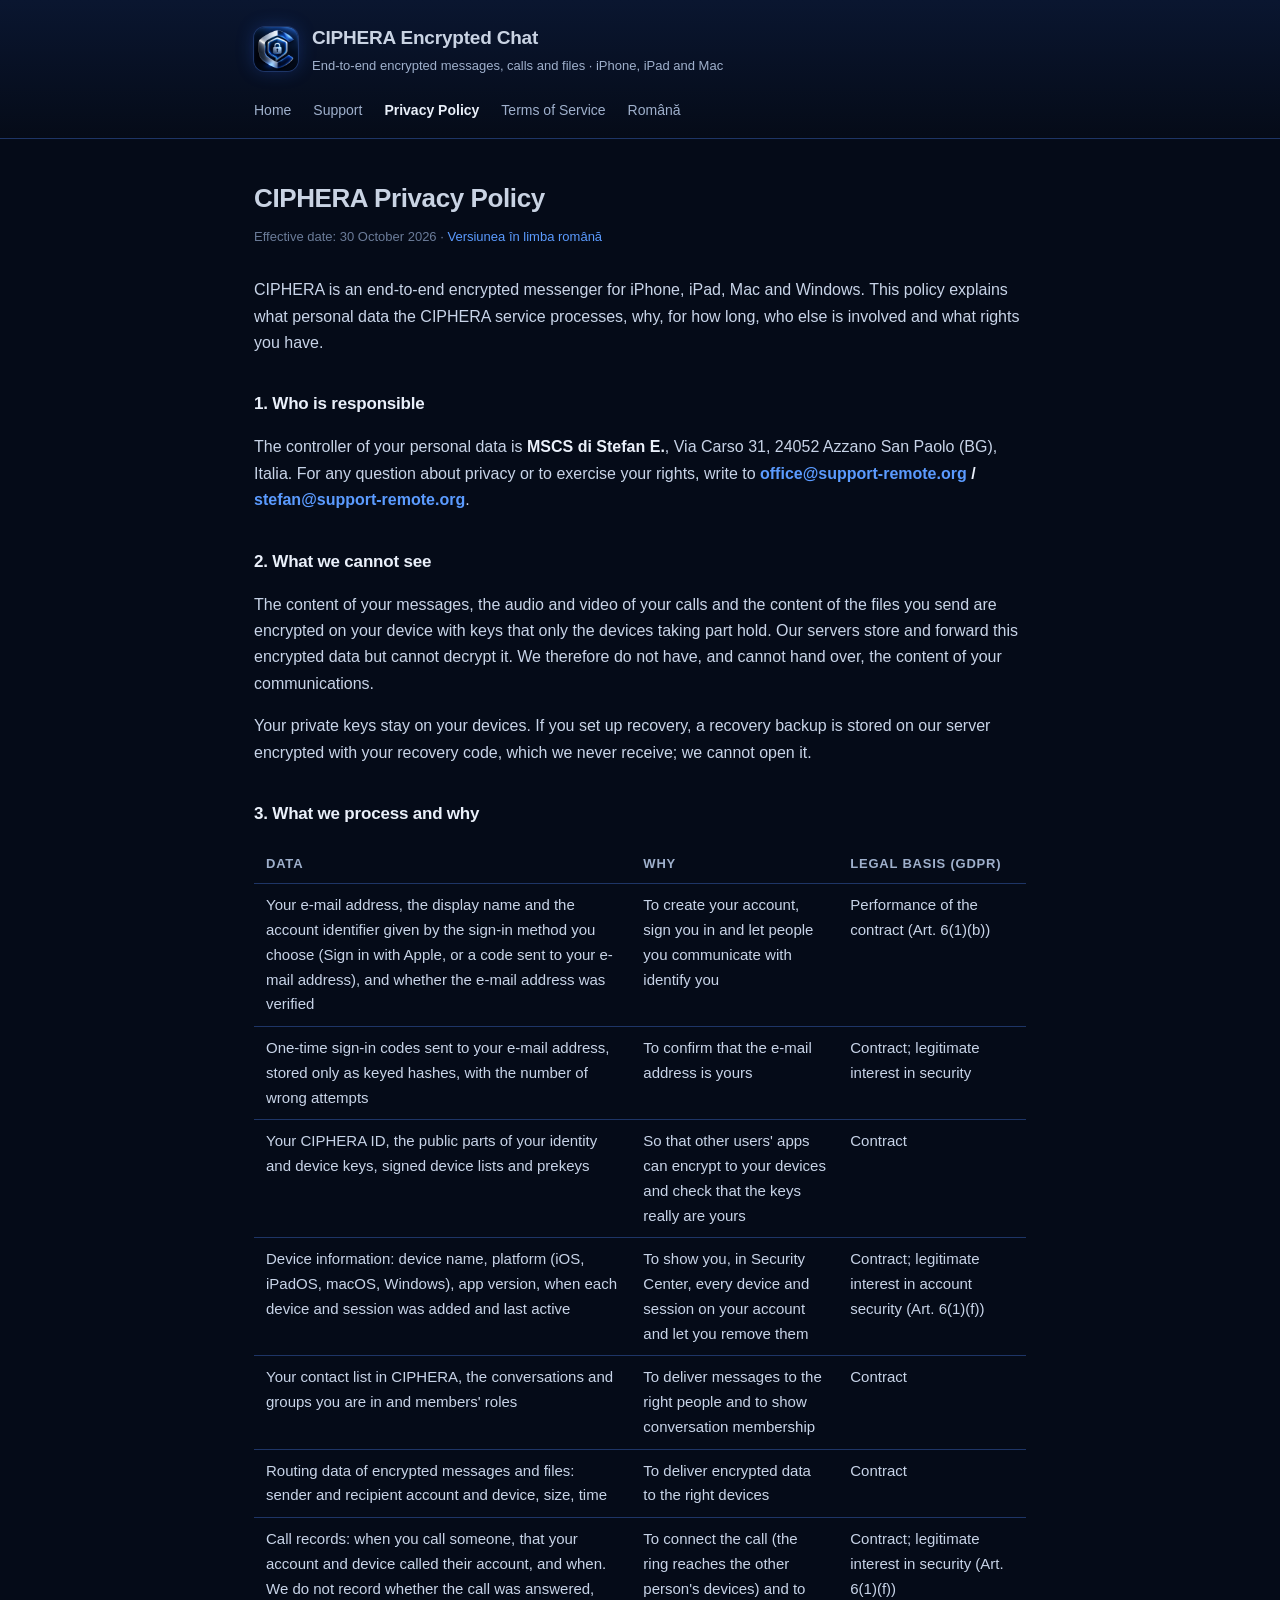
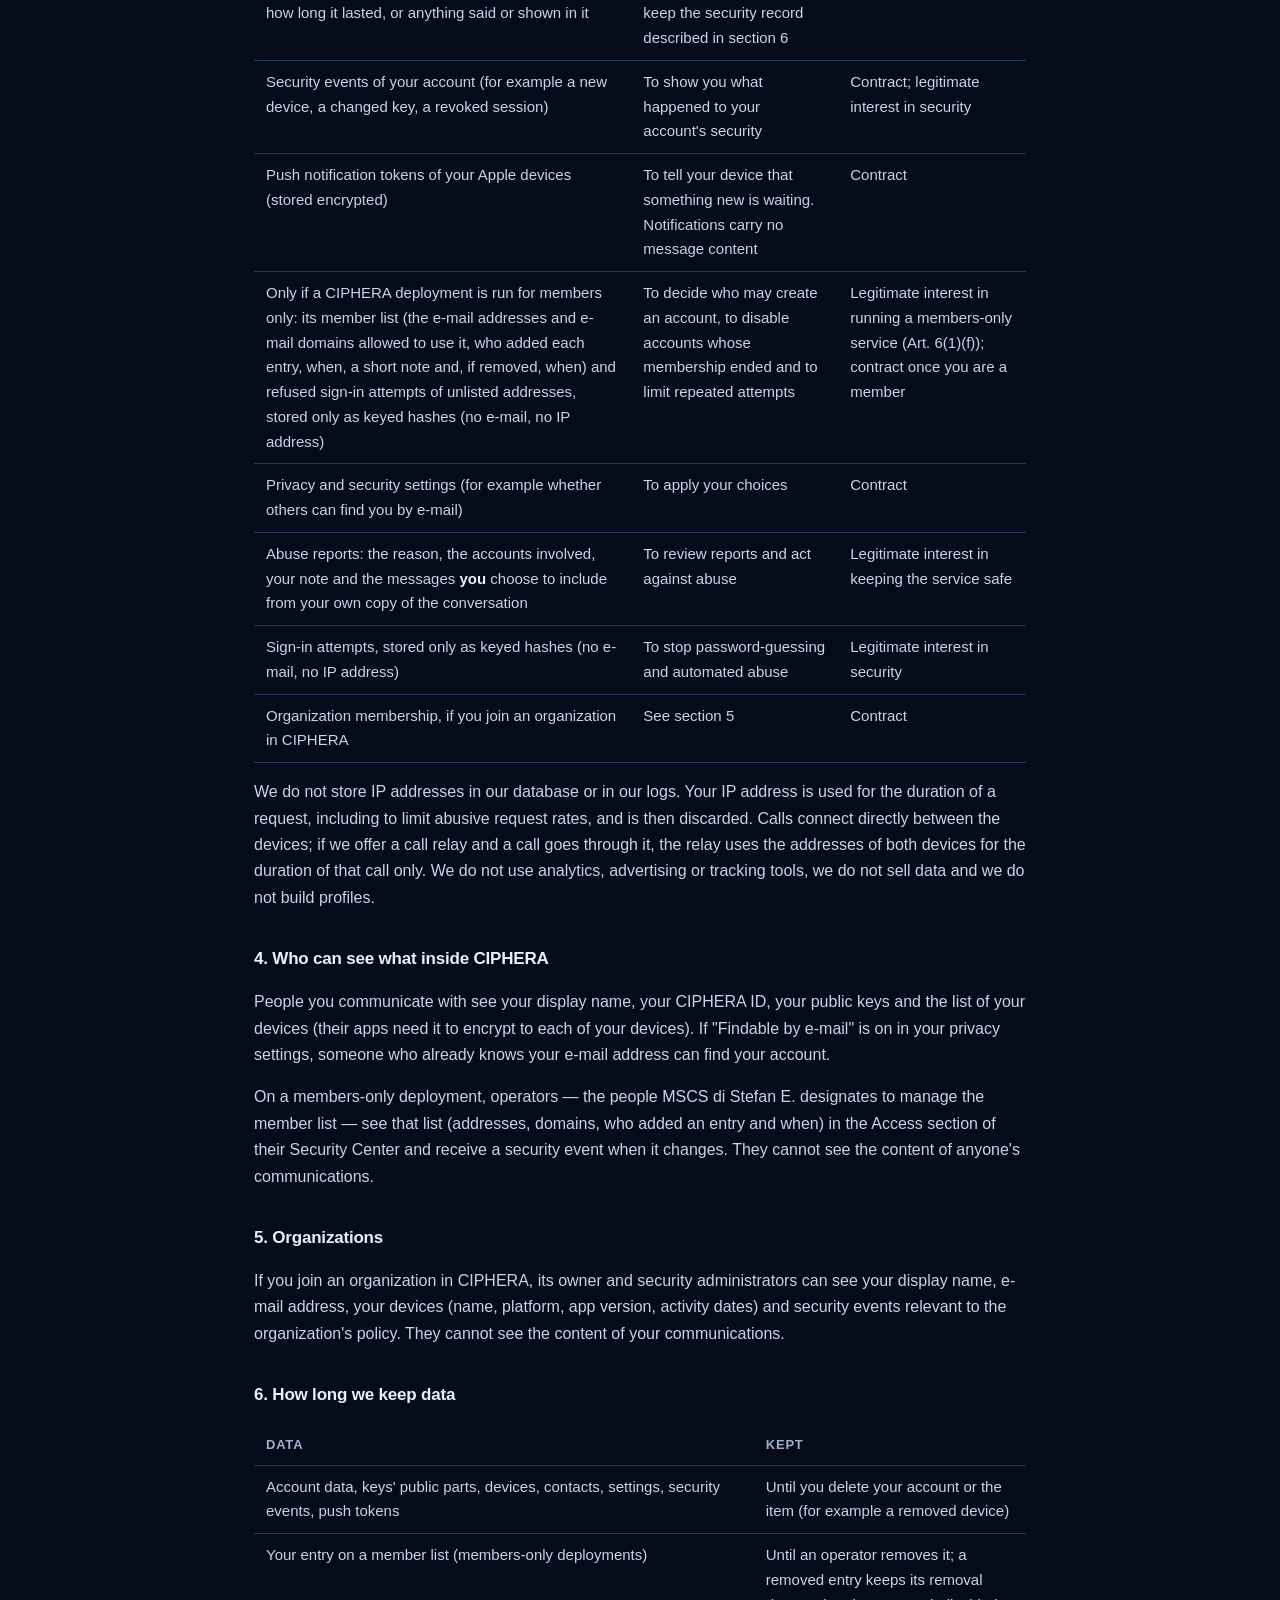
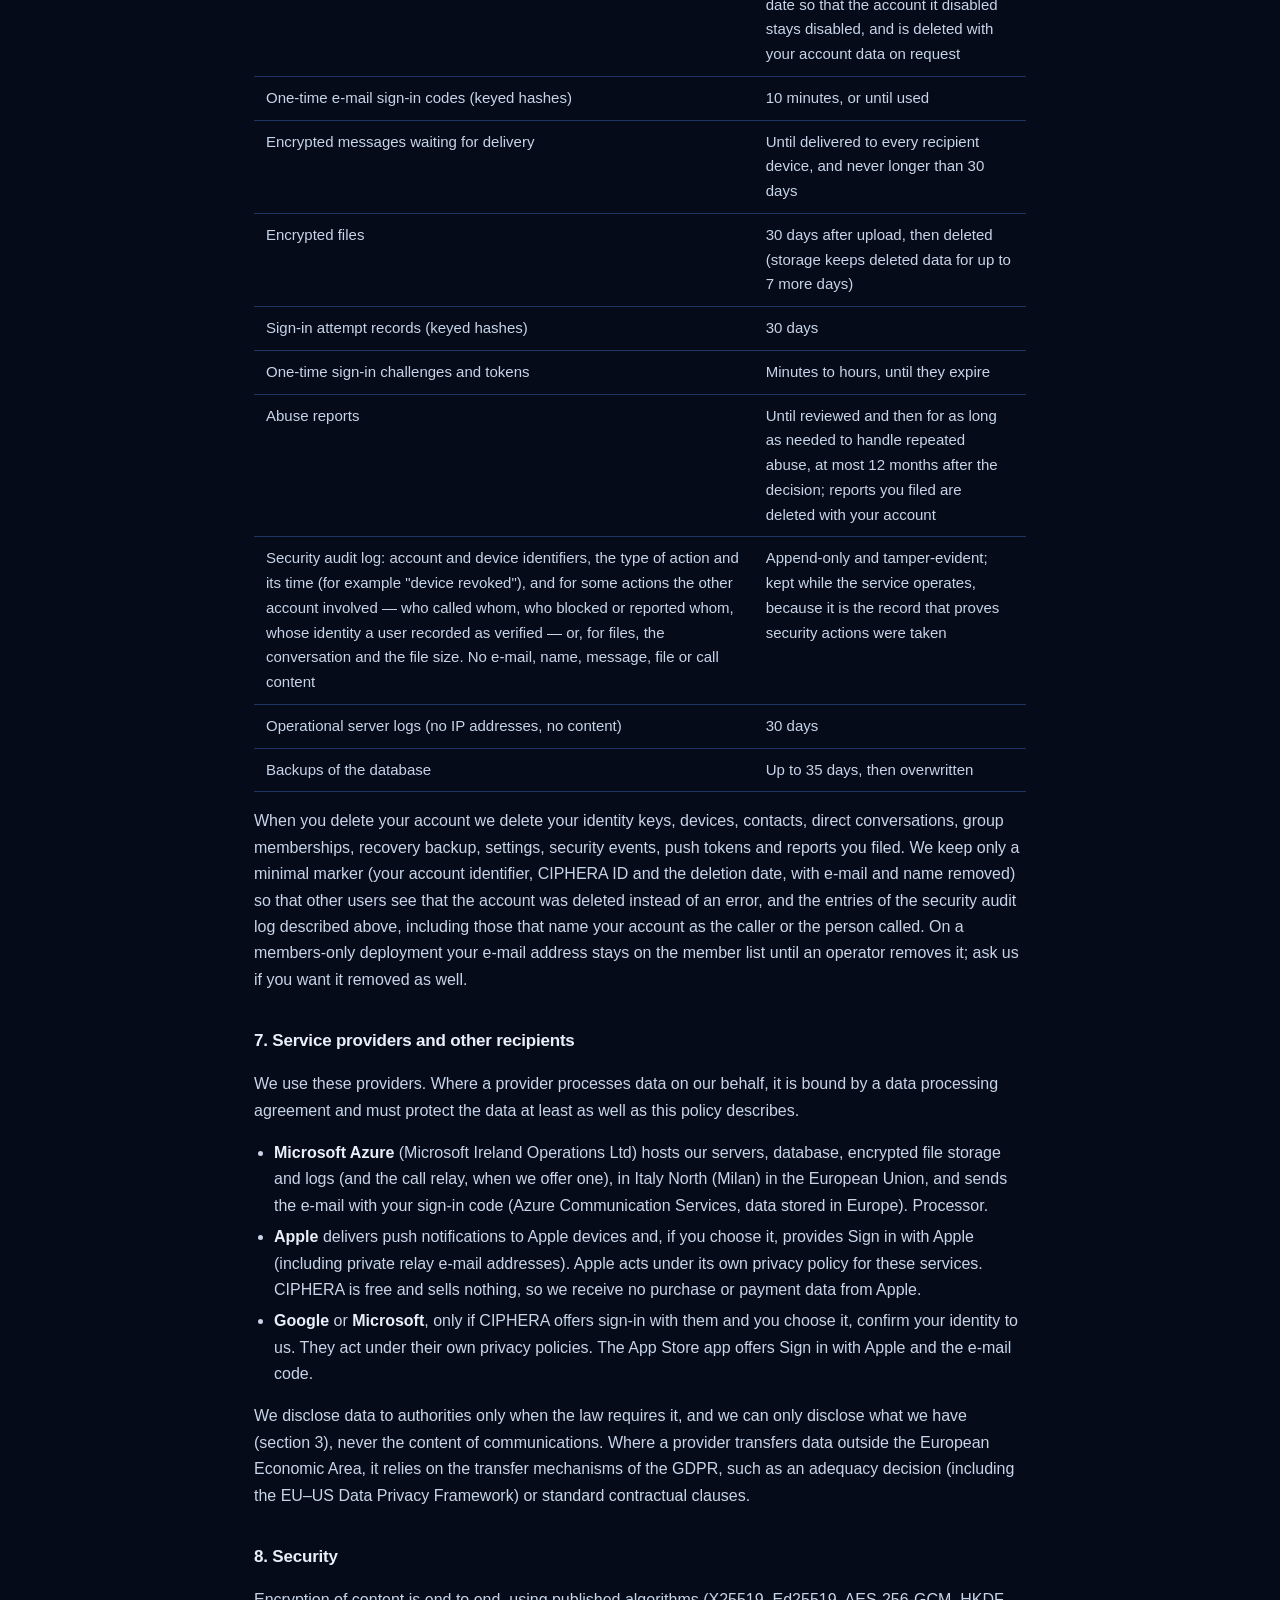
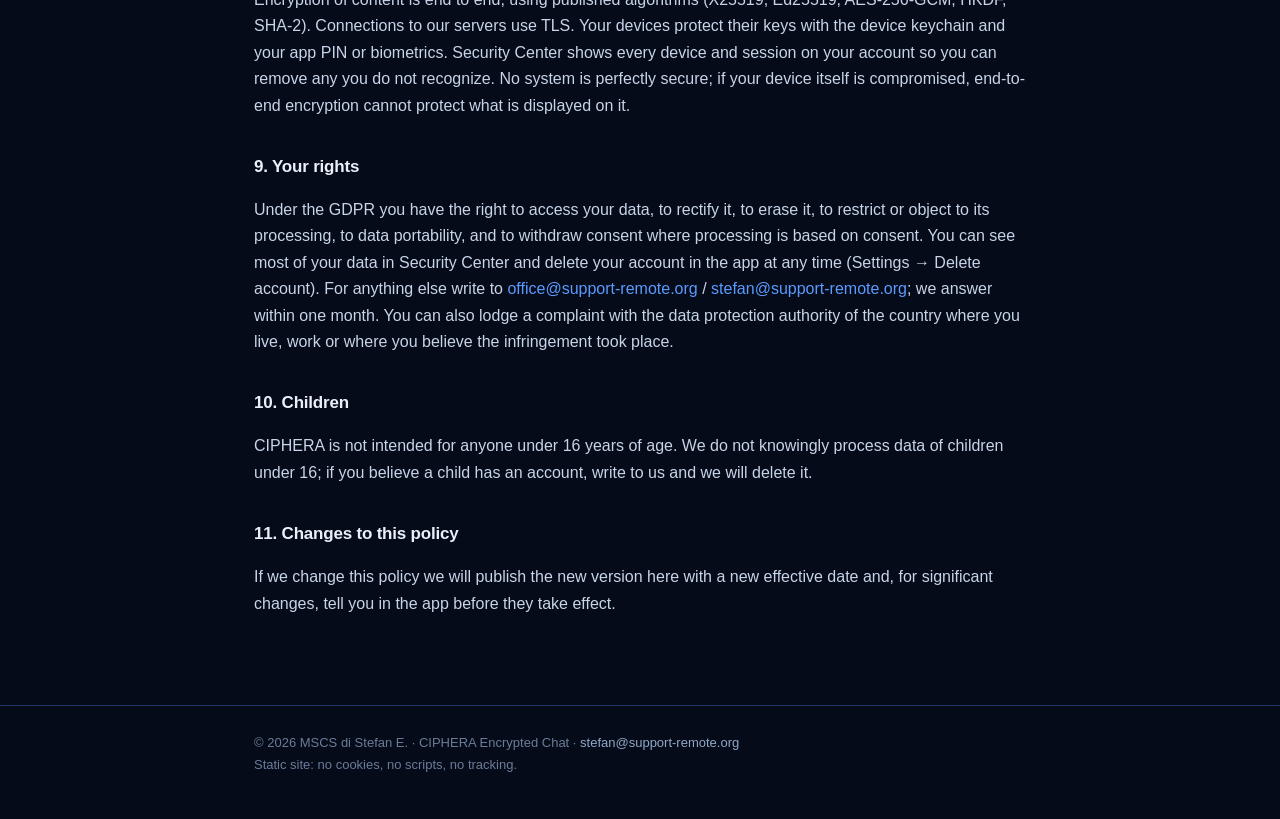
<file: privacy.html>
<!doctype html>
<html lang="en">
<head>
<meta charset="utf-8">
<meta name="viewport" content="width=device-width,initial-scale=1">
<title>Privacy Policy · CIPHERA Encrypted Chat</title>
<meta name="description" content="What personal data the CIPHERA service processes, why, for how long, and your rights under the GDPR.">
<meta name="theme-color" content="#050B18">
<link rel="icon" type="image/png" sizes="256x256" href="icon-256.png">
<link rel="apple-touch-icon" href="icon-256.png">
<link rel="stylesheet" href="style.css">
</head>
<body>
<header>
  <div class="wrap">
    <div class="brand">
      <img class="mark" src="icon-256.png" width="44" height="44" alt="">
      <div>
        <h1>CIPHERA Encrypted Chat</h1>
        <p>End-to-end encrypted messages, calls and files · iPhone, iPad and Mac</p>
      </div>
    </div>
    <nav>
      <a href="./">Home</a>
      <a href="support.html">Support</a>
      <a href="privacy.html" class="on">Privacy Policy</a>
      <a href="terms.html">Terms of Service</a>
      <a href="privacy-ro.html">Română</a>
    </nav>
  </div>
</header>
<main><div class="wrap">
<h2>CIPHERA Privacy Policy</h2>

<p class="meta">Effective date: 30 October 2026 · <a href="privacy-ro.html">Versiunea în limba română</a></p>

<p>CIPHERA is an end-to-end encrypted messenger for iPhone, iPad, Mac and Windows. This policy explains what personal data the CIPHERA service processes, why, for how long, who else is involved and what rights you have.</p>

<h3 id="s1">1. Who is responsible</h3>

<p>The controller of your personal data is <strong>MSCS di Stefan E.</strong>, Via Carso 31, 24052 Azzano San Paolo (BG), Italia. For any question about privacy or to exercise your rights, write to <strong><a href="mailto:office@support-remote.org">office@support-remote.org</a> / <a href="mailto:stefan@support-remote.org">stefan@support-remote.org</a></strong>.</p>

<h3 id="s2">2. What we cannot see</h3>

<p>The content of your messages, the audio and video of your calls and the content of the files you send are encrypted on your device with keys that only the devices taking part hold. Our servers store and forward this encrypted data but cannot decrypt it. We therefore do not have, and cannot hand over, the content of your communications.</p>

<p>Your private keys stay on your devices. If you set up recovery, a recovery backup is stored on our server encrypted with your recovery code, which we never receive; we cannot open it.</p>

<h3 id="s3">3. What we process and why</h3>

<table>
  <tr><th>Data</th><th>Why</th><th>Legal basis (GDPR)</th></tr>
  <tr><td>Your e-mail address, the display name and the account identifier given by the sign-in method you choose (Sign in with Apple, or a code sent to your e-mail address), and whether the e-mail address was verified</td><td>To create your account, sign you in and let people you communicate with identify you</td><td>Performance of the contract (Art. 6(1)(b))</td></tr>
  <tr><td>One-time sign-in codes sent to your e-mail address, stored only as keyed hashes, with the number of wrong attempts</td><td>To confirm that the e-mail address is yours</td><td>Contract; legitimate interest in security</td></tr>
  <tr><td>Your CIPHERA ID, the public parts of your identity and device keys, signed device lists and prekeys</td><td>So that other users' apps can encrypt to your devices and check that the keys really are yours</td><td>Contract</td></tr>
  <tr><td>Device information: device name, platform (iOS, iPadOS, macOS, Windows), app version, when each device and session was added and last active</td><td>To show you, in Security Center, every device and session on your account and let you remove them</td><td>Contract; legitimate interest in account security (Art. 6(1)(f))</td></tr>
  <tr><td>Your contact list in CIPHERA, the conversations and groups you are in and members' roles</td><td>To deliver messages to the right people and to show conversation membership</td><td>Contract</td></tr>
  <tr><td>Routing data of encrypted messages and files: sender and recipient account and device, size, time</td><td>To deliver encrypted data to the right devices</td><td>Contract</td></tr>
  <tr><td>Call records: when you call someone, that your account and device called their account, and when. We do not record whether the call was answered, how long it lasted, or anything said or shown in it</td><td>To connect the call (the ring reaches the other person's devices) and to keep the security record described in section 6</td><td>Contract; legitimate interest in security (Art. 6(1)(f))</td></tr>
  <tr><td>Security events of your account (for example a new device, a changed key, a revoked session)</td><td>To show you what happened to your account's security</td><td>Contract; legitimate interest in security</td></tr>
  <tr><td>Push notification tokens of your Apple devices (stored encrypted)</td><td>To tell your device that something new is waiting. Notifications carry no message content</td><td>Contract</td></tr>
  <tr><td>Only if a CIPHERA deployment is run for members only: its member list (the e-mail addresses and e-mail domains allowed to use it, who added each entry, when, a short note and, if removed, when) and refused sign-in attempts of unlisted addresses, stored only as keyed hashes (no e-mail, no IP address)</td><td>To decide who may create an account, to disable accounts whose membership ended and to limit repeated attempts</td><td>Legitimate interest in running a members-only service (Art. 6(1)(f)); contract once you are a member</td></tr>
  <tr><td>Privacy and security settings (for example whether others can find you by e-mail)</td><td>To apply your choices</td><td>Contract</td></tr>
  <tr><td>Abuse reports: the reason, the accounts involved, your note and the messages <strong>you</strong> choose to include from your own copy of the conversation</td><td>To review reports and act against abuse</td><td>Legitimate interest in keeping the service safe</td></tr>
  <tr><td>Sign-in attempts, stored only as keyed hashes (no e-mail, no IP address)</td><td>To stop password-guessing and automated abuse</td><td>Legitimate interest in security</td></tr>
  <tr><td>Organization membership, if you join an organization in CIPHERA</td><td>See section 5</td><td>Contract</td></tr>
</table>

<p>We do not store IP addresses in our database or in our logs. Your IP address is used for the duration of a request, including to limit abusive request rates, and is then discarded. Calls connect directly between the devices; if we offer a call relay and a call goes through it, the relay uses the addresses of both devices for the duration of that call only. We do not use analytics, advertising or tracking tools, we do not sell data and we do not build profiles.</p>

<h3 id="s4">4. Who can see what inside CIPHERA</h3>

<p>People you communicate with see your display name, your CIPHERA ID, your public keys and the list of your devices (their apps need it to encrypt to each of your devices). If "Findable by e-mail" is on in your privacy settings, someone who already knows your e-mail address can find your account.</p>

<p>On a members-only deployment, operators — the people MSCS di Stefan E. designates to manage the member list — see that list (addresses, domains, who added an entry and when) in the Access section of their Security Center and receive a security event when it changes. They cannot see the content of anyone's communications.</p>

<h3 id="s5">5. Organizations</h3>

<p>If you join an organization in CIPHERA, its owner and security administrators can see your display name, e-mail address, your devices (name, platform, app version, activity dates) and security events relevant to the organization's policy. They cannot see the content of your communications.</p>

<h3 id="s6">6. How long we keep data</h3>

<table>
  <tr><th>Data</th><th>Kept</th></tr>
  <tr><td>Account data, keys' public parts, devices, contacts, settings, security events, push tokens</td><td>Until you delete your account or the item (for example a removed device)</td></tr>
  <tr><td>Your entry on a member list (members-only deployments)</td><td>Until an operator removes it; a removed entry keeps its removal date so that the account it disabled stays disabled, and is deleted with your account data on request</td></tr>
  <tr><td>One-time e-mail sign-in codes (keyed hashes)</td><td>10 minutes, or until used</td></tr>
  <tr><td>Encrypted messages waiting for delivery</td><td>Until delivered to every recipient device, and never longer than 30 days</td></tr>
  <tr><td>Encrypted files</td><td>30 days after upload, then deleted (storage keeps deleted data for up to 7 more days)</td></tr>
  <tr><td>Sign-in attempt records (keyed hashes)</td><td>30 days</td></tr>
  <tr><td>One-time sign-in challenges and tokens</td><td>Minutes to hours, until they expire</td></tr>
  <tr><td>Abuse reports</td><td>Until reviewed and then for as long as needed to handle repeated abuse, at most 12 months after the decision; reports you filed are deleted with your account</td></tr>
  <tr><td>Security audit log: account and device identifiers, the type of action and its time (for example "device revoked"), and for some actions the other account involved — who called whom, who blocked or reported whom, whose identity a user recorded as verified — or, for files, the conversation and the file size. No e-mail, name, message, file or call content</td><td>Append-only and tamper-evident; kept while the service operates, because it is the record that proves security actions were taken</td></tr>
  <tr><td>Operational server logs (no IP addresses, no content)</td><td>30 days</td></tr>
  <tr><td>Backups of the database</td><td>Up to 35 days, then overwritten</td></tr>
</table>

<p>When you delete your account we delete your identity keys, devices, contacts, direct conversations, group memberships, recovery backup, settings, security events, push tokens and reports you filed. We keep only a minimal marker (your account identifier, CIPHERA ID and the deletion date, with e-mail and name removed) so that other users see that the account was deleted instead of an error, and the entries of the security audit log described above, including those that name your account as the caller or the person called. On a members-only deployment your e-mail address stays on the member list until an operator removes it; ask us if you want it removed as well.</p>

<h3 id="s7">7. Service providers and other recipients</h3>

<p>We use these providers. Where a provider processes data on our behalf, it is bound by a data processing agreement and must protect the data at least as well as this policy describes.</p>

<ul>
  <li><strong>Microsoft Azure</strong> (Microsoft Ireland Operations Ltd) hosts our servers, database, encrypted file storage and logs (and the call relay, when we offer one), in Italy North (Milan) in the European Union, and sends the e-mail with your sign-in code (Azure Communication Services, data stored in Europe). Processor.</li>
  <li><strong>Apple</strong> delivers push notifications to Apple devices and, if you choose it, provides Sign in with Apple (including private relay e-mail addresses). Apple acts under its own privacy policy for these services. CIPHERA is free and sells nothing, so we receive no purchase or payment data from Apple.</li>
  <li><strong>Google</strong> or <strong>Microsoft</strong>, only if CIPHERA offers sign-in with them and you choose it, confirm your identity to us. They act under their own privacy policies. The App Store app offers Sign in with Apple and the e-mail code.</li>
</ul>

<p>We disclose data to authorities only when the law requires it, and we can only disclose what we have (section 3), never the content of communications. Where a provider transfers data outside the European Economic Area, it relies on the transfer mechanisms of the GDPR, such as an adequacy decision (including the EU–US Data Privacy Framework) or standard contractual clauses.</p>

<h3 id="s8">8. Security</h3>

<p>Encryption of content is end to end, using published algorithms (X25519, Ed25519, AES-256-GCM, HKDF, SHA-2). Connections to our servers use TLS. Your devices protect their keys with the device keychain and your app PIN or biometrics. Security Center shows every device and session on your account so you can remove any you do not recognize. No system is perfectly secure; if your device itself is compromised, end-to-end encryption cannot protect what is displayed on it.</p>

<h3 id="s9">9. Your rights</h3>

<p>Under the GDPR you have the right to access your data, to rectify it, to erase it, to restrict or object to its processing, to data portability, and to withdraw consent where processing is based on consent. You can see most of your data in Security Center and delete your account in the app at any time (Settings → Delete account). For anything else write to <a href="mailto:office@support-remote.org">office@support-remote.org</a> / <a href="mailto:stefan@support-remote.org">stefan@support-remote.org</a>; we answer within one month. You can also lodge a complaint with the data protection authority of the country where you live, work or where you believe the infringement took place.</p>

<h3 id="s10">10. Children</h3>

<p>CIPHERA is not intended for anyone under 16 years of age. We do not knowingly process data of children under 16; if you believe a child has an account, write to us and we will delete it.</p>

<h3 id="s11">11. Changes to this policy</h3>

<p>If we change this policy we will publish the new version here with a new effective date and, for significant changes, tell you in the app before they take effect.</p>

</div></main>
<footer><div class="wrap">
  © 2026 MSCS di Stefan E. · CIPHERA Encrypted Chat · <a href="mailto:stefan@support-remote.org">stefan@support-remote.org</a><br>
  Static site: no cookies, no scripts, no tracking.
</div></footer>
</body>
</html>
</file>
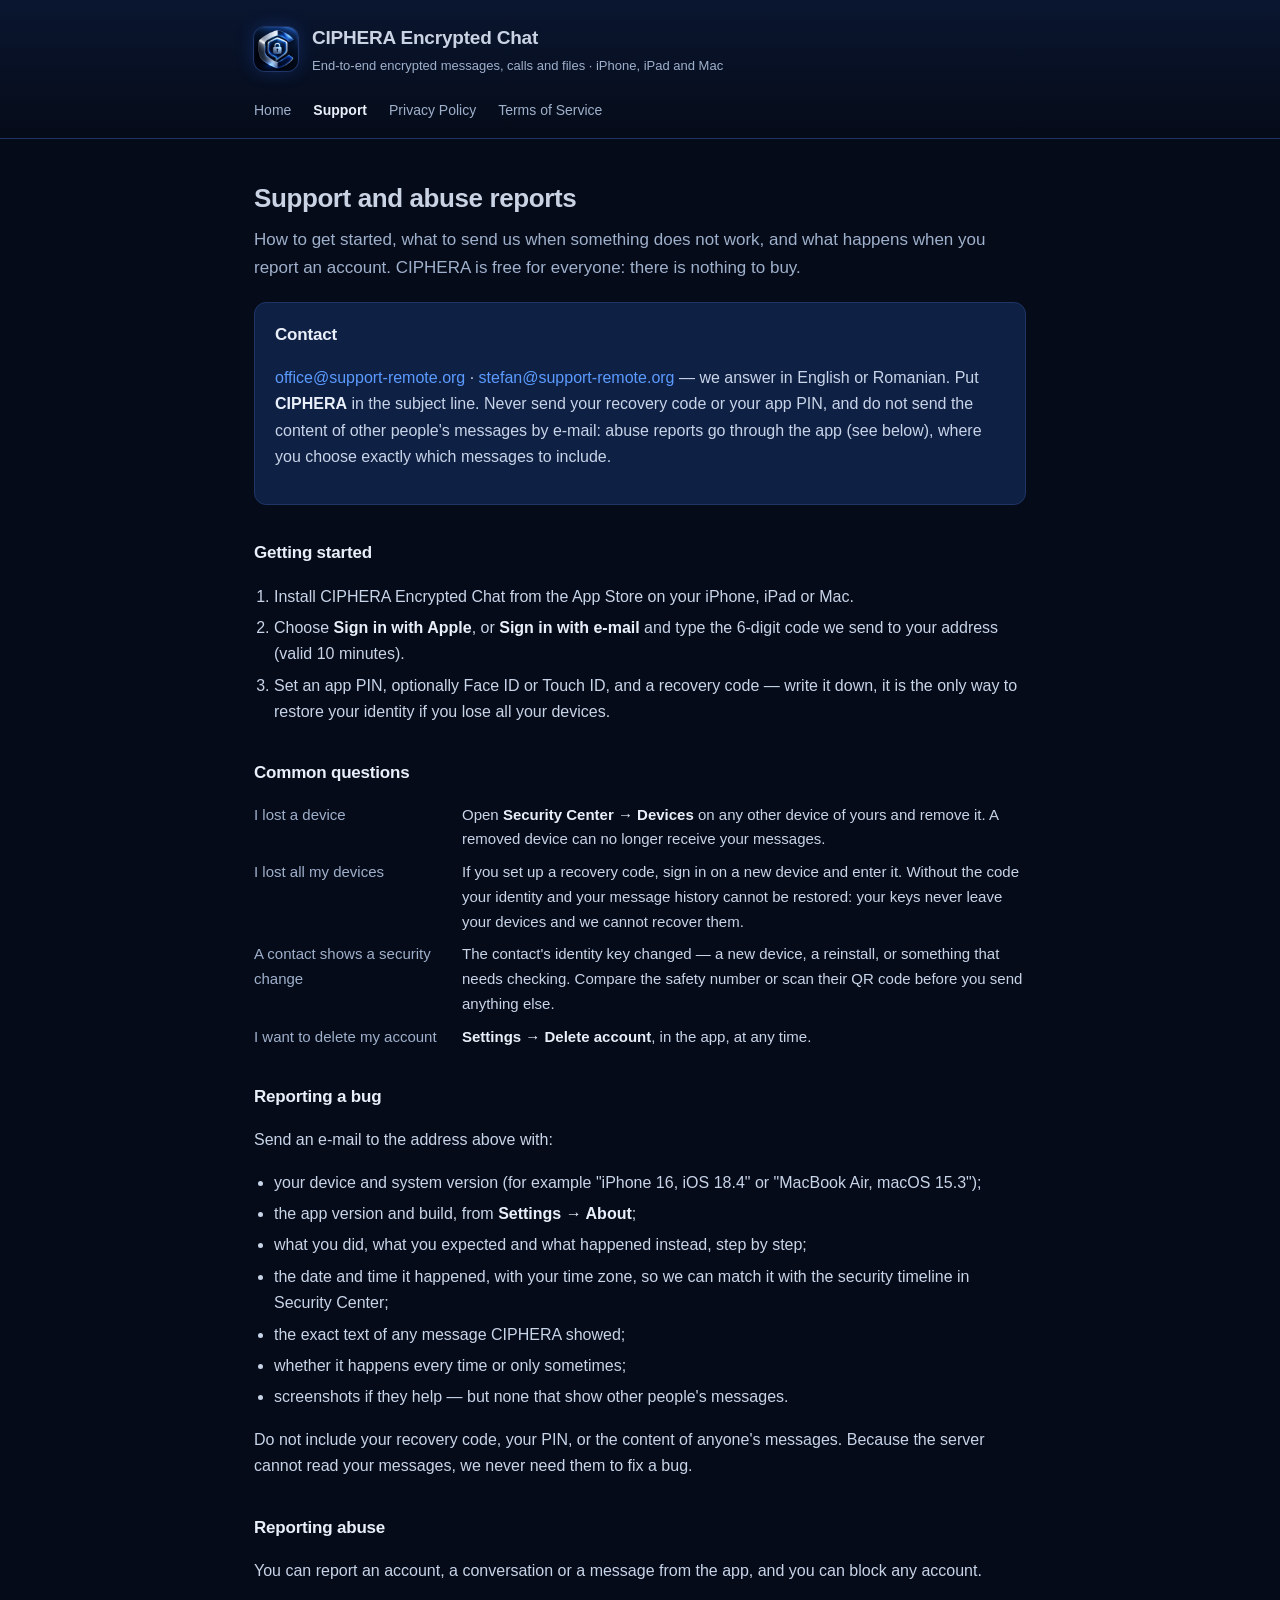
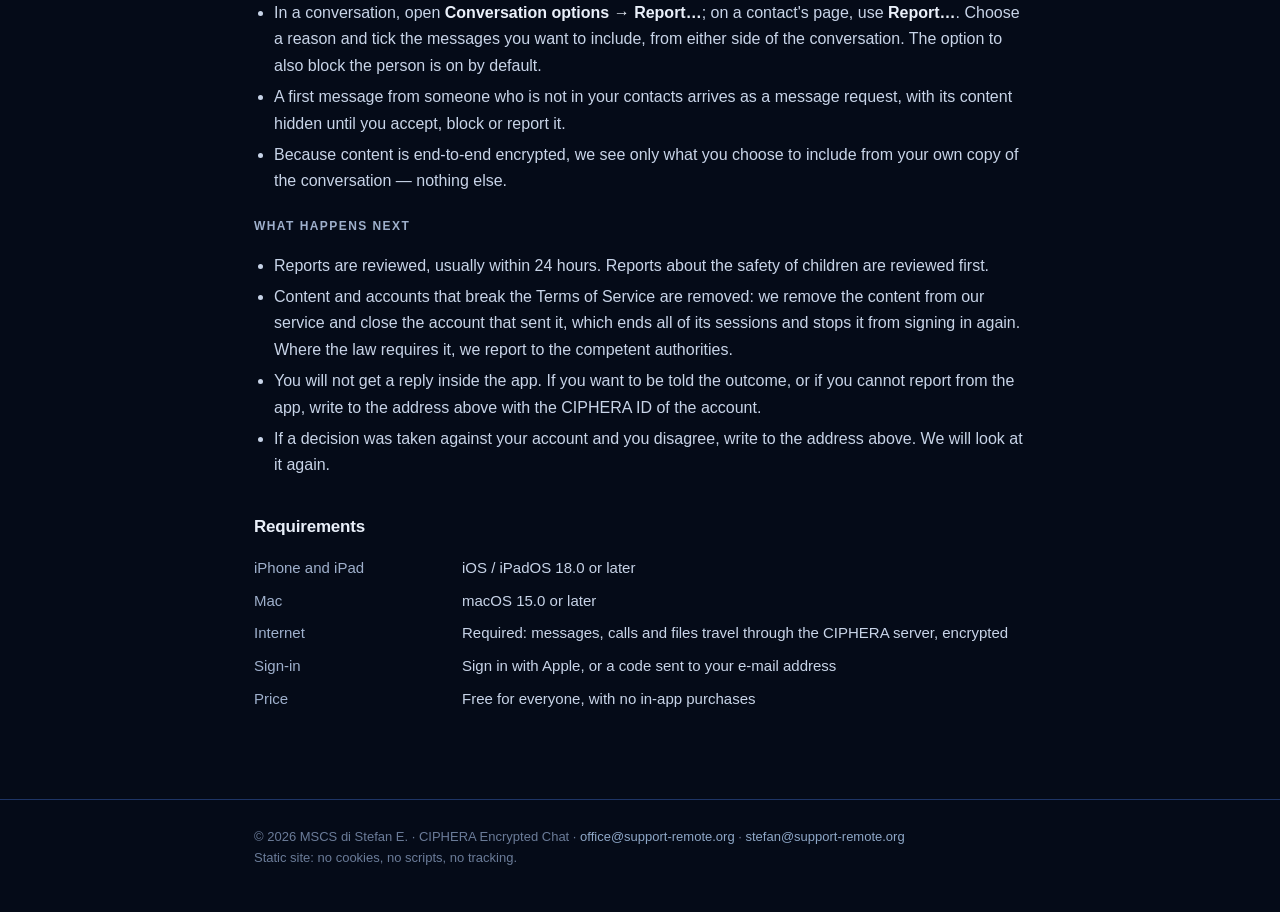
<file: support.html>
<!doctype html>
<html lang="en">
<head>
<meta charset="utf-8">
<meta name="viewport" content="width=device-width,initial-scale=1">
<title>Support · CIPHERA Encrypted Chat</title>
<meta name="description" content="CIPHERA Encrypted Chat support: getting started, common questions, how to report a bug, how abuse reports are handled.">
<meta name="theme-color" content="#050B18">
<link rel="icon" type="image/png" sizes="256x256" href="icon-256.png">
<link rel="apple-touch-icon" href="icon-256.png">
<link rel="stylesheet" href="style.css">
</head>
<body>
<header>
  <div class="wrap">
    <div class="brand">
      <img class="mark" src="icon-256.png" width="44" height="44" alt="">
      <div>
        <h1>CIPHERA Encrypted Chat</h1>
        <p>End-to-end encrypted messages, calls and files · iPhone, iPad and Mac</p>
      </div>
    </div>
    <nav>
      <a href="./">Home</a>
      <a href="support.html" class="on">Support</a>
      <a href="privacy.html">Privacy Policy</a>
      <a href="terms.html">Terms of Service</a>
    </nav>
  </div>
</header>
<main><div class="wrap">
<h2>Support and abuse reports</h2>
<p class="lead">How to get started, what to send us when something does not work, and what happens
when you report an account. CIPHERA is free for everyone: there is nothing to buy.</p>

<div class="card">
  <h3>Contact</h3>
  <p><a href="mailto:office@support-remote.org">office@support-remote.org</a> · <a href="mailto:stefan@support-remote.org">stefan@support-remote.org</a> — we answer in English
  or Romanian. Put <strong>CIPHERA</strong> in the subject line. Never send your recovery code or
  your app PIN, and do not send the content of other people's messages by e-mail: abuse reports go
  through the app (see below), where you choose exactly which messages to include.</p>
</div>

<h3 id="access">Getting started</h3>
<ol>
  <li>Install CIPHERA Encrypted Chat from the App Store on your iPhone, iPad or Mac.</li>
  <li>Choose <strong>Sign in with Apple</strong>, or <strong>Sign in with e-mail</strong> and type
      the 6-digit code we send to your address (valid 10 minutes).</li>
  <li>Set an app PIN, optionally Face ID or Touch ID, and a recovery code — write it down, it is
      the only way to restore your identity if you lose all your devices.</li>
</ol>

<h3>Common questions</h3>
<dl class="key">
  <dt>I lost a device</dt>
  <dd>Open <strong>Security Center → Devices</strong> on any other device of yours and remove it.
      A removed device can no longer receive your messages.</dd>
  <dt>I lost all my devices</dt>
  <dd>If you set up a recovery code, sign in on a new device and enter it. Without the code your
      identity and your message history cannot be restored: your keys never leave your devices and
      we cannot recover them.</dd>
  <dt>A contact shows a security change</dt>
  <dd>The contact's identity key changed — a new device, a reinstall, or something that needs
      checking. Compare the safety number or scan their QR code before you send anything else.</dd>
  <dt>I want to delete my account</dt>
  <dd><strong>Settings → Delete account</strong>, in the app, at any time.</dd>
</dl>

<h3 id="bugs">Reporting a bug</h3>
<p>Send an e-mail to the address above with:</p>
<ul>
  <li>your device and system version (for example "iPhone 16, iOS 18.4" or "MacBook Air, macOS 15.3");</li>
  <li>the app version and build, from <strong>Settings → About</strong>;</li>
  <li>what you did, what you expected and what happened instead, step by step;</li>
  <li>the date and time it happened, with your time zone, so we can match it with the security
      timeline in Security Center;</li>
  <li>the exact text of any message CIPHERA showed;</li>
  <li>whether it happens every time or only sometimes;</li>
  <li>screenshots if they help — but none that show other people's messages.</li>
</ul>
<p>Do not include your recovery code, your PIN, or the content of anyone's messages. Because the
server cannot read your messages, we never need them to fix a bug.</p>

<h3 id="abuse">Reporting abuse</h3>
<p>You can report an account, a conversation or a message from the app, and you can block any
account.</p>
<ul>
  <li>In a conversation, open <strong>Conversation options → Report…</strong>; on a contact's
      page, use <strong>Report…</strong>. Choose a reason and tick the messages you want to
      include, from either side of the conversation. The option to also block the person is on by
      default.</li>
  <li>A first message from someone who is not in your contacts arrives as a message request, with
      its content hidden until you accept, block or report it.</li>
  <li>Because content is end-to-end encrypted, we see only what you choose to include from your own
      copy of the conversation — nothing else.</li>
</ul>
<h4>What happens next</h4>
<ul>
  <li>Reports are reviewed, usually within 24 hours. Reports about the safety of children are
      reviewed first.</li>
  <li>Content and accounts that break the Terms of Service are removed: we remove the content from
      our service and close the account that sent it, which ends all of its sessions and stops it from
      signing in again. Where the law requires it, we report to the competent authorities.</li>
  <li>You will not get a reply inside the app. If you want to be told the outcome, or if you
      cannot report from the app, write to the address above with the CIPHERA ID of the account.</li>
  <li>If a decision was taken against your account and you disagree, write to the address above.
      We will look at it again.</li>
</ul>

<h3>Requirements</h3>
<dl class="key">
  <dt>iPhone and iPad</dt><dd>iOS / iPadOS 18.0 or later</dd>
  <dt>Mac</dt><dd>macOS 15.0 or later</dd>
  <dt>Internet</dt><dd>Required: messages, calls and files travel through the CIPHERA server, encrypted</dd>
  <dt>Sign-in</dt><dd>Sign in with Apple, or a code sent to your e-mail address</dd>
  <dt>Price</dt><dd>Free for everyone, with no in-app purchases</dd>
</dl>

</div></main>
<footer><div class="wrap">
  © 2026 MSCS di Stefan E. · CIPHERA Encrypted Chat · <a href="mailto:office@support-remote.org">office@support-remote.org</a> · <a href="mailto:stefan@support-remote.org">stefan@support-remote.org</a><br>
  Static site: no cookies, no scripts, no tracking.
</div></footer>
</body>
</html>
</file>
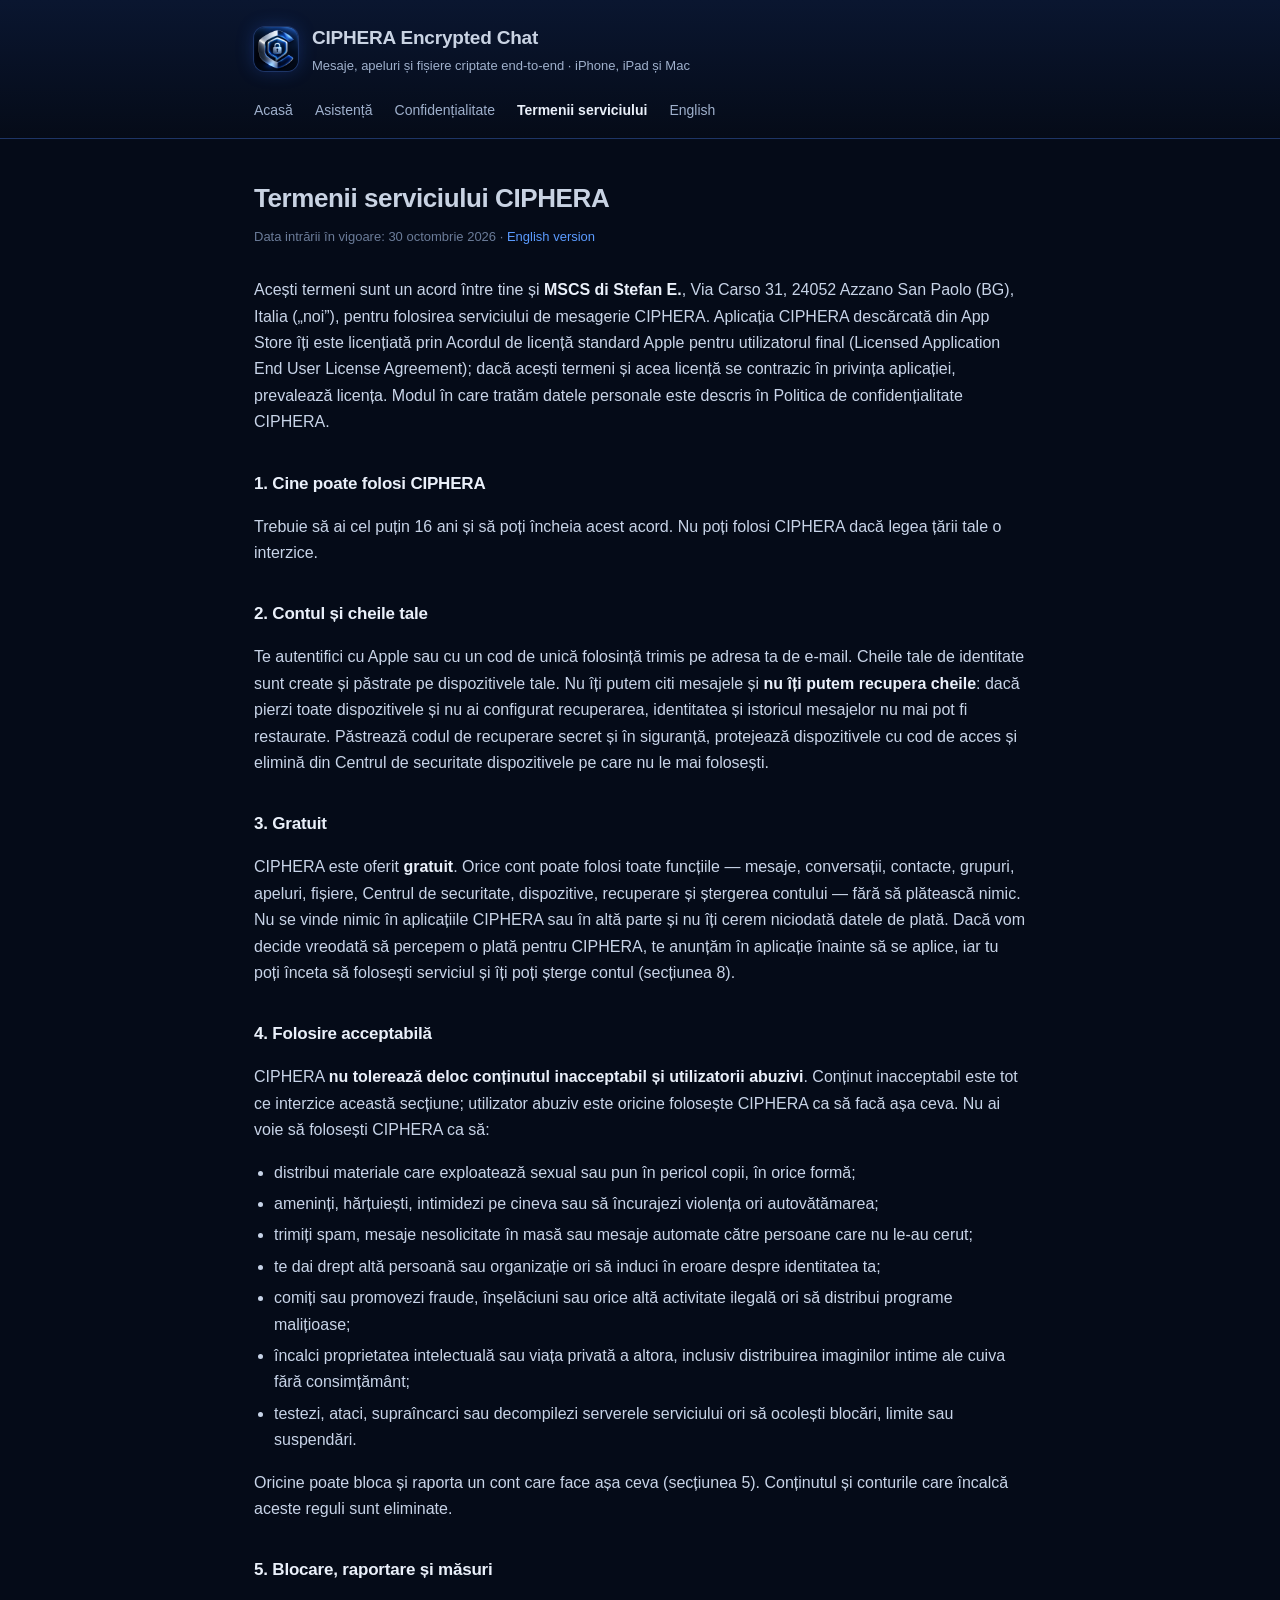
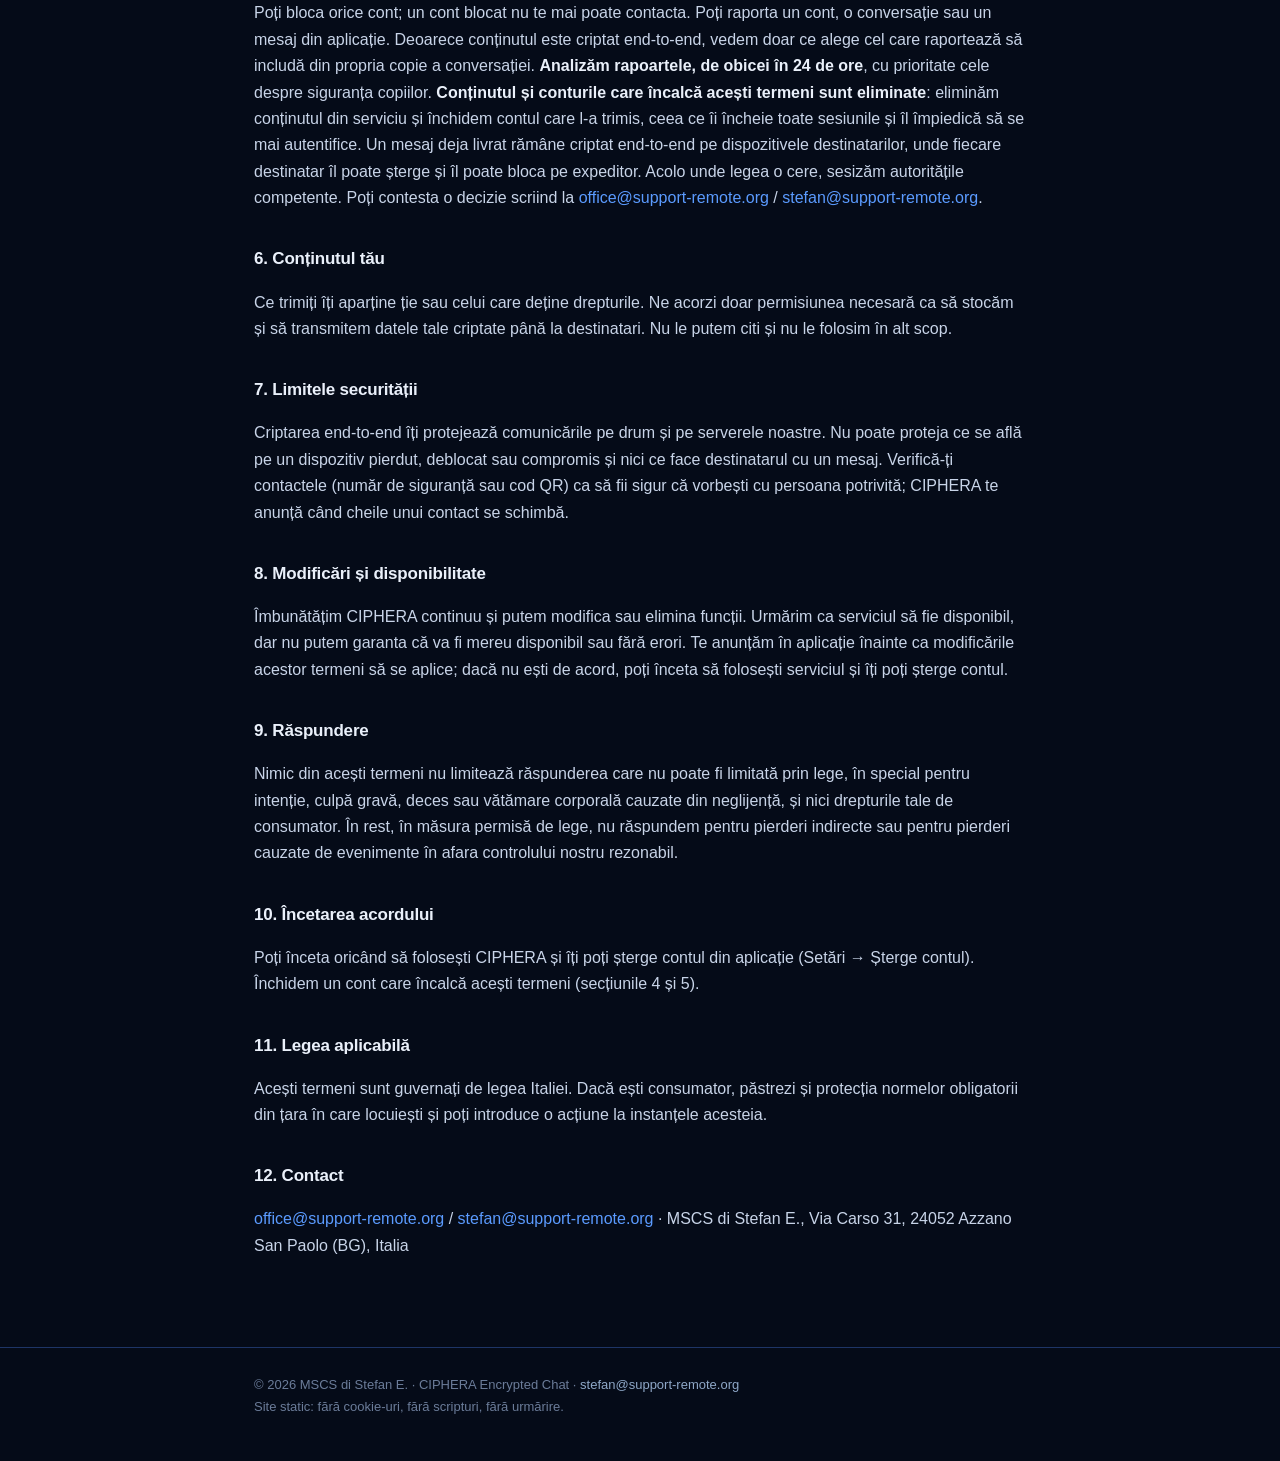
<file: terms-ro.html>
<!doctype html>
<html lang="ro">
<head>
<meta charset="utf-8">
<meta name="viewport" content="width=device-width,initial-scale=1">
<title>Termenii serviciului · CIPHERA Encrypted Chat</title>
<meta name="description" content="Termenii serviciului de mesagerie CIPHERA: cine îl poate folosi, gratuitatea, folosire acceptabilă, raportare și măsuri.">
<meta name="theme-color" content="#050B18">
<link rel="icon" type="image/png" sizes="256x256" href="icon-256.png">
<link rel="apple-touch-icon" href="icon-256.png">
<link rel="stylesheet" href="style.css">
</head>
<body>
<header>
  <div class="wrap">
    <div class="brand">
      <img class="mark" src="icon-256.png" width="44" height="44" alt="">
      <div>
        <h1>CIPHERA Encrypted Chat</h1>
        <p>Mesaje, apeluri și fișiere criptate end-to-end · iPhone, iPad și Mac</p>
      </div>
    </div>
    <nav>
      <a href="./">Acasă</a>
      <a href="support.html">Asistență</a>
      <a href="privacy-ro.html">Confidențialitate</a>
      <a href="terms-ro.html" class="on">Termenii serviciului</a>
      <a href="terms.html">English</a>
    </nav>
  </div>
</header>
<main><div class="wrap">
<h2>Termenii serviciului CIPHERA</h2>

<p class="meta">Data intrării în vigoare: 30 octombrie 2026 · <a href="terms.html">English version</a></p>

<p>Acești termeni sunt un acord între tine și <strong>MSCS di Stefan E.</strong>, Via Carso 31, 24052 Azzano San Paolo (BG), Italia („noi”), pentru folosirea serviciului de mesagerie CIPHERA. Aplicația CIPHERA descărcată din App Store îți este licențiată prin Acordul de licență standard Apple pentru utilizatorul final (Licensed Application End User License Agreement); dacă acești termeni și acea licență se contrazic în privința aplicației, prevalează licența. Modul în care tratăm datele personale este descris în Politica de confidențialitate CIPHERA.</p>

<h3 id="s1">1. Cine poate folosi CIPHERA</h3>

<p>Trebuie să ai cel puțin 16 ani și să poți încheia acest acord. Nu poți folosi CIPHERA dacă legea țării tale o interzice.</p>

<h3 id="s2">2. Contul și cheile tale</h3>

<p>Te autentifici cu Apple sau cu un cod de unică folosință trimis pe adresa ta de e-mail. Cheile tale de identitate sunt create și păstrate pe dispozitivele tale. Nu îți putem citi mesajele și <strong>nu îți putem recupera cheile</strong>: dacă pierzi toate dispozitivele și nu ai configurat recuperarea, identitatea și istoricul mesajelor nu mai pot fi restaurate. Păstrează codul de recuperare secret și în siguranță, protejează dispozitivele cu cod de acces și elimină din Centrul de securitate dispozitivele pe care nu le mai folosești.</p>

<h3 id="s3">3. Gratuit</h3>

<p>CIPHERA este oferit <strong>gratuit</strong>. Orice cont poate folosi toate funcțiile — mesaje, conversații, contacte, grupuri, apeluri, fișiere, Centrul de securitate, dispozitive, recuperare și ștergerea contului — fără să plătească nimic. Nu se vinde nimic în aplicațiile CIPHERA sau în altă parte și nu îți cerem niciodată datele de plată. Dacă vom decide vreodată să percepem o plată pentru CIPHERA, te anunțăm în aplicație înainte să se aplice, iar tu poți înceta să folosești serviciul și îți poți șterge contul (secțiunea 8).</p>

<h3 id="s4">4. Folosire acceptabilă</h3>

<p>CIPHERA <strong>nu tolerează deloc conținutul inacceptabil și utilizatorii abuzivi</strong>. Conținut inacceptabil este tot ce interzice această secțiune; utilizator abuziv este oricine folosește CIPHERA ca să facă așa ceva. Nu ai voie să folosești CIPHERA ca să:</p>

<ul>
  <li>distribui materiale care exploatează sexual sau pun în pericol copii, în orice formă;</li>
  <li>ameninți, hărțuiești, intimidezi pe cineva sau să încurajezi violența ori autovătămarea;</li>
  <li>trimiți spam, mesaje nesolicitate în masă sau mesaje automate către persoane care nu le-au cerut;</li>
  <li>te dai drept altă persoană sau organizație ori să induci în eroare despre identitatea ta;</li>
  <li>comiți sau promovezi fraude, înșelăciuni sau orice altă activitate ilegală ori să distribui programe malițioase;</li>
  <li>încalci proprietatea intelectuală sau viața privată a altora, inclusiv distribuirea imaginilor intime ale cuiva fără consimțământ;</li>
  <li>testezi, ataci, supraîncarci sau decompilezi serverele serviciului ori să ocolești blocări, limite sau suspendări.</li>
</ul>

<p>Oricine poate bloca și raporta un cont care face așa ceva (secțiunea 5). Conținutul și conturile care încalcă aceste reguli sunt eliminate.</p>

<h3 id="s5">5. Blocare, raportare și măsuri</h3>

<p>Poți bloca orice cont; un cont blocat nu te mai poate contacta. Poți raporta un cont, o conversație sau un mesaj din aplicație. Deoarece conținutul este criptat end-to-end, vedem doar ce alege cel care raportează să includă din propria copie a conversației. <strong>Analizăm rapoartele, de obicei în 24 de ore</strong>, cu prioritate cele despre siguranța copiilor. <strong>Conținutul și conturile care încalcă acești termeni sunt eliminate</strong>: eliminăm conținutul din serviciu și închidem contul care l-a trimis, ceea ce îi încheie toate sesiunile și îl împiedică să se mai autentifice. Un mesaj deja livrat rămâne criptat end-to-end pe dispozitivele destinatarilor, unde fiecare destinatar îl poate șterge și îl poate bloca pe expeditor. Acolo unde legea o cere, sesizăm autoritățile competente. Poți contesta o decizie scriind la <a href="mailto:office@support-remote.org">office@support-remote.org</a> / <a href="mailto:stefan@support-remote.org">stefan@support-remote.org</a>.</p>

<h3 id="s6">6. Conținutul tău</h3>

<p>Ce trimiți îți aparține ție sau celui care deține drepturile. Ne acorzi doar permisiunea necesară ca să stocăm și să transmitem datele tale criptate până la destinatari. Nu le putem citi și nu le folosim în alt scop.</p>

<h3 id="s7">7. Limitele securității</h3>

<p>Criptarea end-to-end îți protejează comunicările pe drum și pe serverele noastre. Nu poate proteja ce se află pe un dispozitiv pierdut, deblocat sau compromis și nici ce face destinatarul cu un mesaj. Verifică-ți contactele (număr de siguranță sau cod QR) ca să fii sigur că vorbești cu persoana potrivită; CIPHERA te anunță când cheile unui contact se schimbă.</p>

<h3 id="s8">8. Modificări și disponibilitate</h3>

<p>Îmbunătățim CIPHERA continuu și putem modifica sau elimina funcții. Urmărim ca serviciul să fie disponibil, dar nu putem garanta că va fi mereu disponibil sau fără erori. Te anunțăm în aplicație înainte ca modificările acestor termeni să se aplice; dacă nu ești de acord, poți înceta să folosești serviciul și îți poți șterge contul.</p>

<h3 id="s9">9. Răspundere</h3>

<p>Nimic din acești termeni nu limitează răspunderea care nu poate fi limitată prin lege, în special pentru intenție, culpă gravă, deces sau vătămare corporală cauzate din neglijență, și nici drepturile tale de consumator. În rest, în măsura permisă de lege, nu răspundem pentru pierderi indirecte sau pentru pierderi cauzate de evenimente în afara controlului nostru rezonabil.</p>

<h3 id="s10">10. Încetarea acordului</h3>

<p>Poți înceta oricând să folosești CIPHERA și îți poți șterge contul din aplicație (Setări → Șterge contul). Închidem un cont care încalcă acești termeni (secțiunile 4 și 5).</p>

<h3 id="s11">11. Legea aplicabilă</h3>

<p>Acești termeni sunt guvernați de legea Italiei. Dacă ești consumator, păstrezi și protecția normelor obligatorii din țara în care locuiești și poți introduce o acțiune la instanțele acesteia.</p>

<h3 id="s12">12. Contact</h3>

<p><a href="mailto:office@support-remote.org">office@support-remote.org</a> / <a href="mailto:stefan@support-remote.org">stefan@support-remote.org</a> · MSCS di Stefan E., Via Carso 31, 24052 Azzano San Paolo (BG), Italia</p>

</div></main>
<footer><div class="wrap">
  © 2026 MSCS di Stefan E. · CIPHERA Encrypted Chat · <a href="mailto:stefan@support-remote.org">stefan@support-remote.org</a><br>
  Site static: fără cookie-uri, fără scripturi, fără urmărire.
</div></footer>
</body>
</html>
</file>
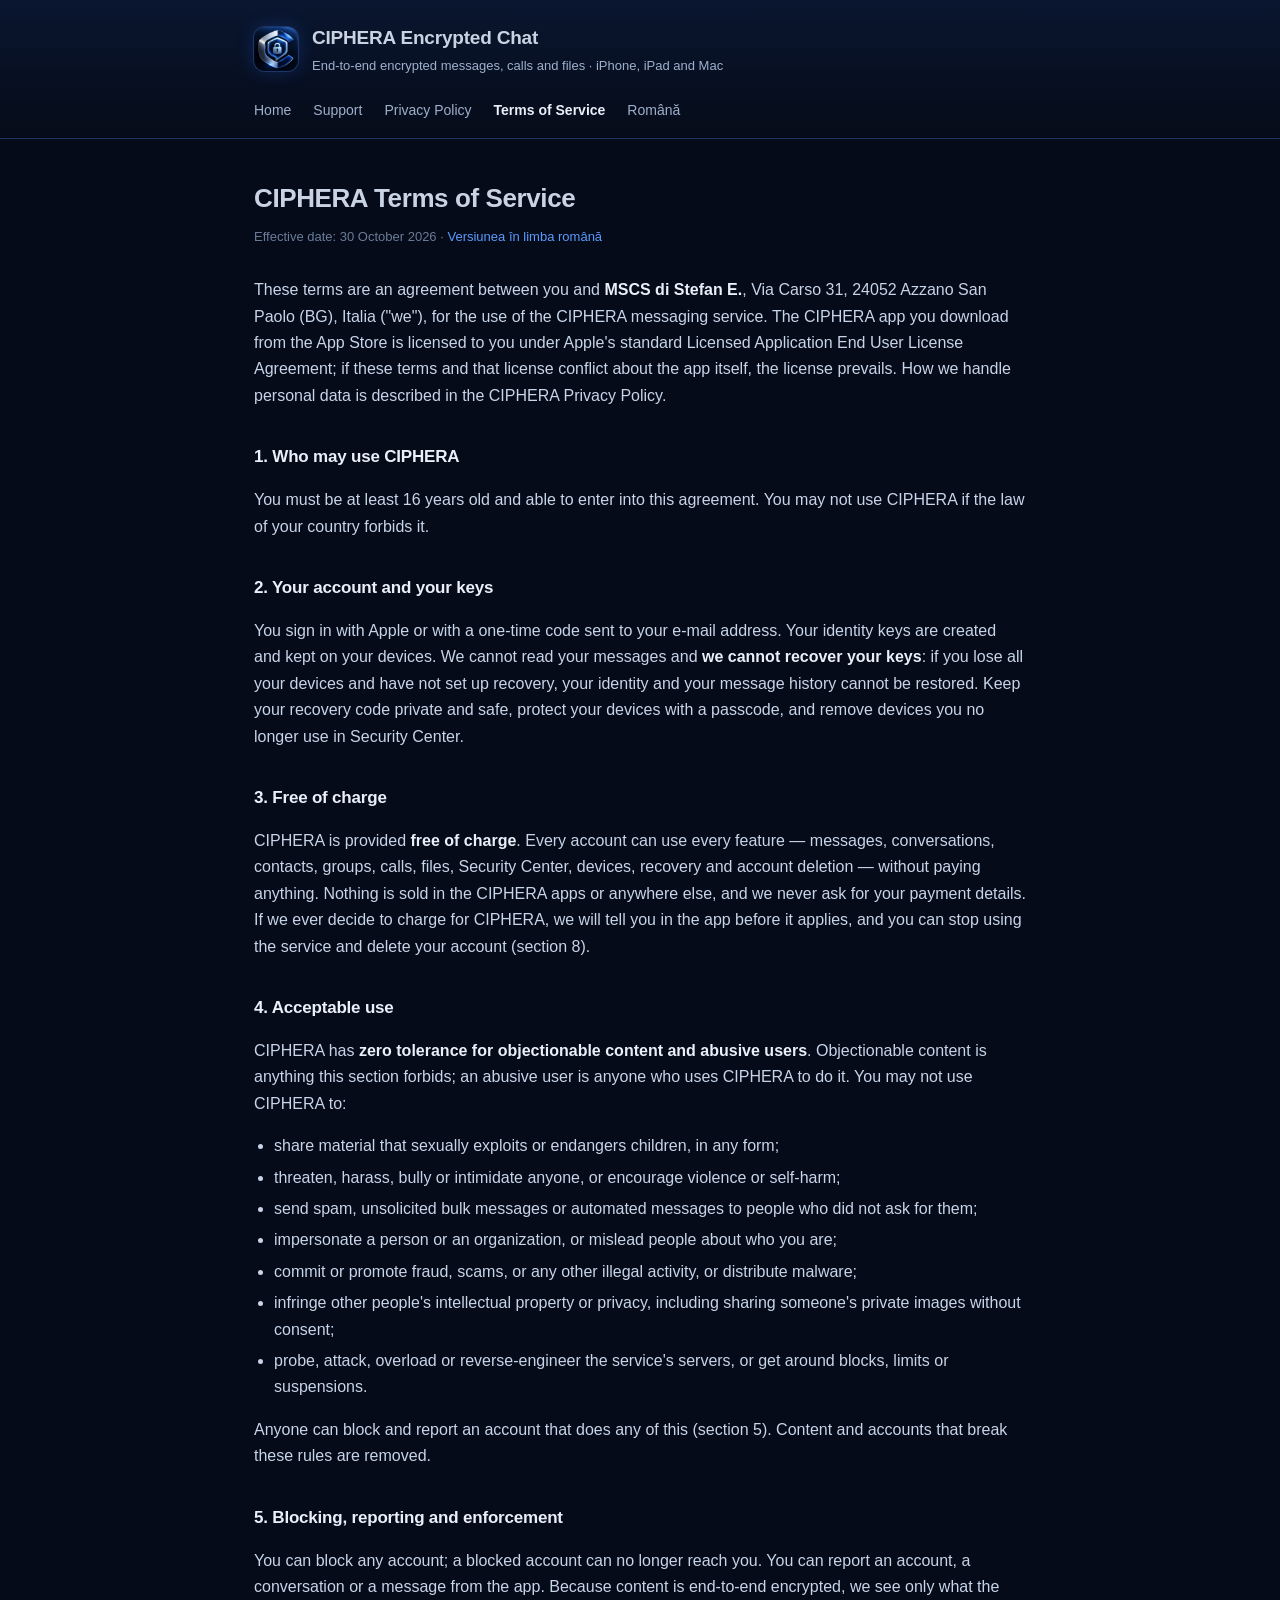
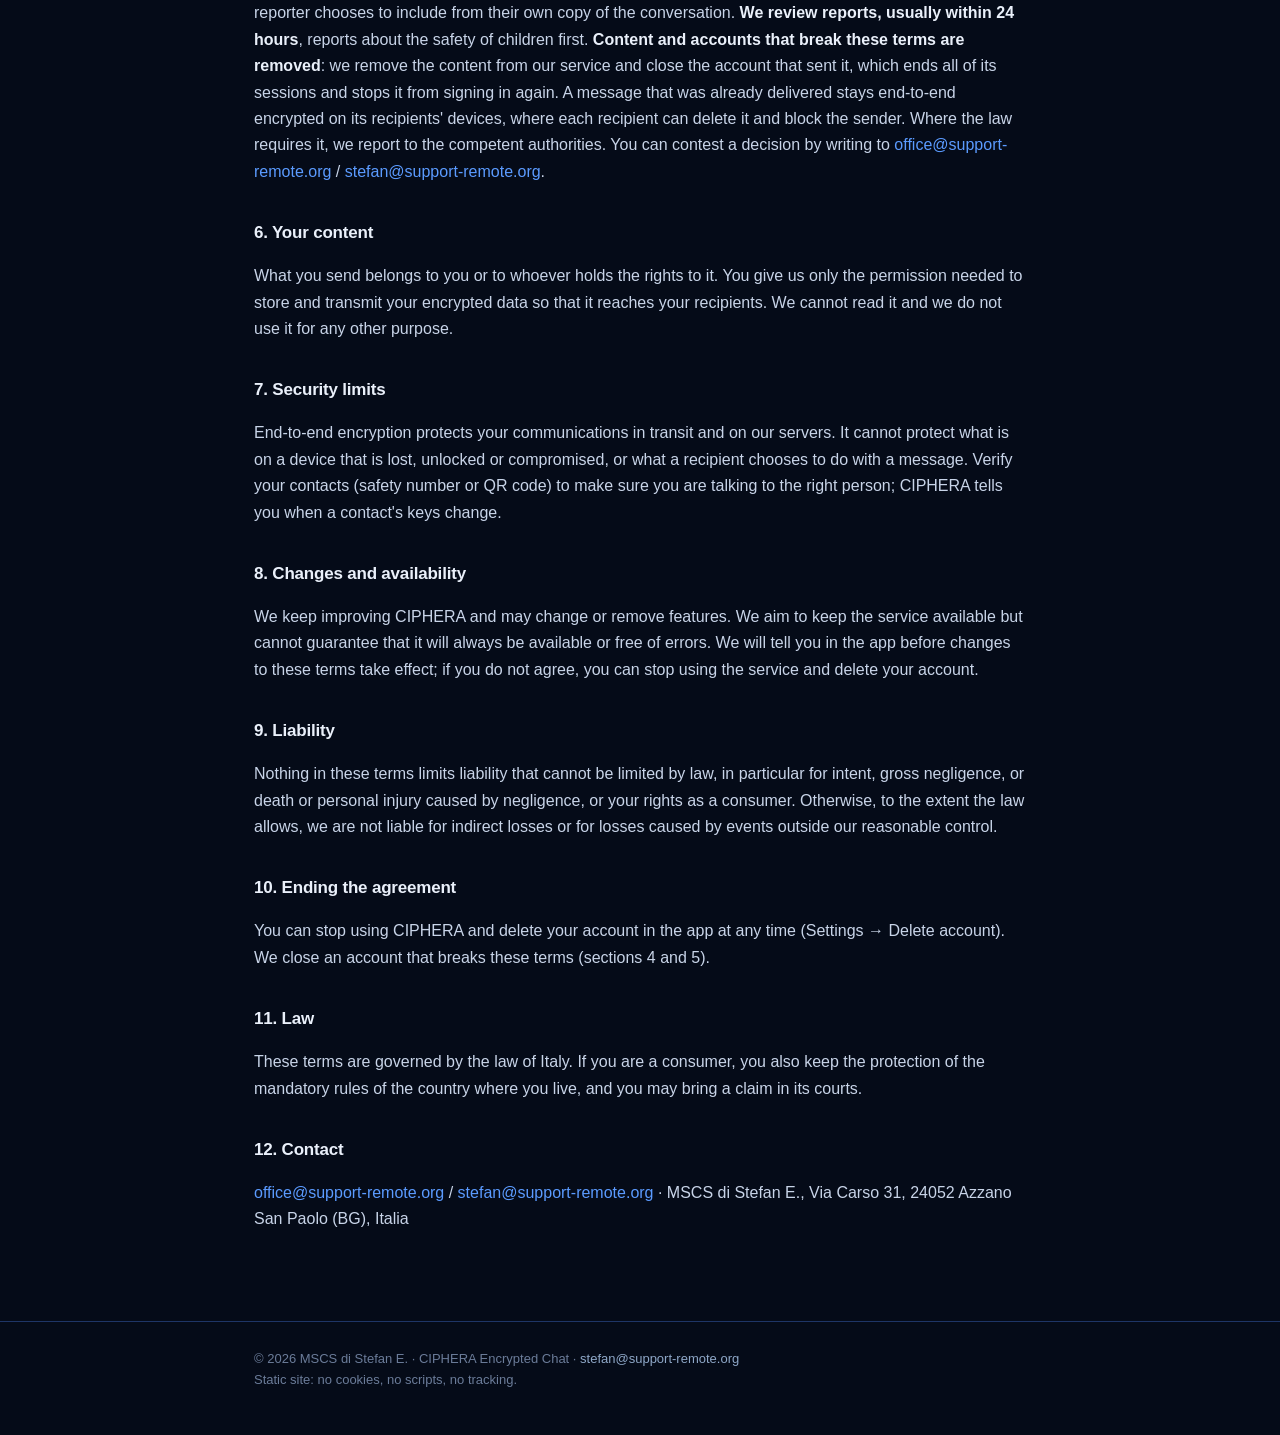
<file: terms.html>
<!doctype html>
<html lang="en">
<head>
<meta charset="utf-8">
<meta name="viewport" content="width=device-width,initial-scale=1">
<title>Terms of Service · CIPHERA Encrypted Chat</title>
<meta name="description" content="The terms of the CIPHERA messaging service: who may use it, free of charge, acceptable use, reporting and enforcement.">
<meta name="theme-color" content="#050B18">
<link rel="icon" type="image/png" sizes="256x256" href="icon-256.png">
<link rel="apple-touch-icon" href="icon-256.png">
<link rel="stylesheet" href="style.css">
</head>
<body>
<header>
  <div class="wrap">
    <div class="brand">
      <img class="mark" src="icon-256.png" width="44" height="44" alt="">
      <div>
        <h1>CIPHERA Encrypted Chat</h1>
        <p>End-to-end encrypted messages, calls and files · iPhone, iPad and Mac</p>
      </div>
    </div>
    <nav>
      <a href="./">Home</a>
      <a href="support.html">Support</a>
      <a href="privacy.html">Privacy Policy</a>
      <a href="terms.html" class="on">Terms of Service</a>
      <a href="terms-ro.html">Română</a>
    </nav>
  </div>
</header>
<main><div class="wrap">
<h2>CIPHERA Terms of Service</h2>

<p class="meta">Effective date: 30 October 2026 · <a href="terms-ro.html">Versiunea în limba română</a></p>

<p>These terms are an agreement between you and <strong>MSCS di Stefan E.</strong>, Via Carso 31, 24052 Azzano San Paolo (BG), Italia ("we"), for the use of the CIPHERA messaging service. The CIPHERA app you download from the App Store is licensed to you under Apple's standard Licensed Application End User License Agreement; if these terms and that license conflict about the app itself, the license prevails. How we handle personal data is described in the CIPHERA Privacy Policy.</p>

<h3 id="s1">1. Who may use CIPHERA</h3>

<p>You must be at least 16 years old and able to enter into this agreement. You may not use CIPHERA if the law of your country forbids it.</p>

<h3 id="s2">2. Your account and your keys</h3>

<p>You sign in with Apple or with a one-time code sent to your e-mail address. Your identity keys are created and kept on your devices. We cannot read your messages and <strong>we cannot recover your keys</strong>: if you lose all your devices and have not set up recovery, your identity and your message history cannot be restored. Keep your recovery code private and safe, protect your devices with a passcode, and remove devices you no longer use in Security Center.</p>

<h3 id="s3">3. Free of charge</h3>

<p>CIPHERA is provided <strong>free of charge</strong>. Every account can use every feature — messages, conversations, contacts, groups, calls, files, Security Center, devices, recovery and account deletion — without paying anything. Nothing is sold in the CIPHERA apps or anywhere else, and we never ask for your payment details. If we ever decide to charge for CIPHERA, we will tell you in the app before it applies, and you can stop using the service and delete your account (section 8).</p>

<h3 id="s4">4. Acceptable use</h3>

<p>CIPHERA has <strong>zero tolerance for objectionable content and abusive users</strong>. Objectionable content is anything this section forbids; an abusive user is anyone who uses CIPHERA to do it. You may not use CIPHERA to:</p>

<ul>
  <li>share material that sexually exploits or endangers children, in any form;</li>
  <li>threaten, harass, bully or intimidate anyone, or encourage violence or self-harm;</li>
  <li>send spam, unsolicited bulk messages or automated messages to people who did not ask for them;</li>
  <li>impersonate a person or an organization, or mislead people about who you are;</li>
  <li>commit or promote fraud, scams, or any other illegal activity, or distribute malware;</li>
  <li>infringe other people's intellectual property or privacy, including sharing someone's private images without consent;</li>
  <li>probe, attack, overload or reverse-engineer the service's servers, or get around blocks, limits or suspensions.</li>
</ul>

<p>Anyone can block and report an account that does any of this (section 5). Content and accounts that break these rules are removed.</p>

<h3 id="s5">5. Blocking, reporting and enforcement</h3>

<p>You can block any account; a blocked account can no longer reach you. You can report an account, a conversation or a message from the app. Because content is end-to-end encrypted, we see only what the reporter chooses to include from their own copy of the conversation. <strong>We review reports, usually within 24 hours</strong>, reports about the safety of children first. <strong>Content and accounts that break these terms are removed</strong>: we remove the content from our service and close the account that sent it, which ends all of its sessions and stops it from signing in again. A message that was already delivered stays end-to-end encrypted on its recipients' devices, where each recipient can delete it and block the sender. Where the law requires it, we report to the competent authorities. You can contest a decision by writing to <a href="mailto:office@support-remote.org">office@support-remote.org</a> / <a href="mailto:stefan@support-remote.org">stefan@support-remote.org</a>.</p>

<h3 id="s6">6. Your content</h3>

<p>What you send belongs to you or to whoever holds the rights to it. You give us only the permission needed to store and transmit your encrypted data so that it reaches your recipients. We cannot read it and we do not use it for any other purpose.</p>

<h3 id="s7">7. Security limits</h3>

<p>End-to-end encryption protects your communications in transit and on our servers. It cannot protect what is on a device that is lost, unlocked or compromised, or what a recipient chooses to do with a message. Verify your contacts (safety number or QR code) to make sure you are talking to the right person; CIPHERA tells you when a contact's keys change.</p>

<h3 id="s8">8. Changes and availability</h3>

<p>We keep improving CIPHERA and may change or remove features. We aim to keep the service available but cannot guarantee that it will always be available or free of errors. We will tell you in the app before changes to these terms take effect; if you do not agree, you can stop using the service and delete your account.</p>

<h3 id="s9">9. Liability</h3>

<p>Nothing in these terms limits liability that cannot be limited by law, in particular for intent, gross negligence, or death or personal injury caused by negligence, or your rights as a consumer. Otherwise, to the extent the law allows, we are not liable for indirect losses or for losses caused by events outside our reasonable control.</p>

<h3 id="s10">10. Ending the agreement</h3>

<p>You can stop using CIPHERA and delete your account in the app at any time (Settings → Delete account). We close an account that breaks these terms (sections 4 and 5).</p>

<h3 id="s11">11. Law</h3>

<p>These terms are governed by the law of Italy. If you are a consumer, you also keep the protection of the mandatory rules of the country where you live, and you may bring a claim in its courts.</p>

<h3 id="s12">12. Contact</h3>

<p><a href="mailto:office@support-remote.org">office@support-remote.org</a> / <a href="mailto:stefan@support-remote.org">stefan@support-remote.org</a> · MSCS di Stefan E., Via Carso 31, 24052 Azzano San Paolo (BG), Italia</p>

</div></main>
<footer><div class="wrap">
  © 2026 MSCS di Stefan E. · CIPHERA Encrypted Chat · <a href="mailto:stefan@support-remote.org">stefan@support-remote.org</a><br>
  Static site: no cookies, no scripts, no tracking.
</div></footer>
</body>
</html>
</file>
<file: style.css>
/* CIPHERA Encrypted Chat — public site. Tokens from docs/design/DESIGN_SYSTEM.md (dark-first night blue). */
:root{--bg:#050B18;--bg1:#0A1630;--panel:#0F2045;--raised:#142A57;--line:#1E3566;
  --ink:#EAF0FA;--dim:#9FB0CC;--faint:#6B7C99;--silver:#C9D3E3;--accent:#5B9BFF;--brand:#2F6BFF;
  --secure:#3DDC97;--attention:#F5B544}
*{box-sizing:border-box}
html{-webkit-text-size-adjust:100%}
body{margin:0;background:var(--bg);color:var(--ink);
  font:16px/1.65 -apple-system,BlinkMacSystemFont,"Segoe UI",Roboto,Helvetica,Arial,sans-serif}
a{color:var(--accent);text-decoration:none}
a:hover{text-decoration:underline}
header{border-bottom:1px solid var(--line);background:linear-gradient(180deg,#0A1630,#050B18)}
.wrap{max-width:820px;margin:0 auto;padding:0 24px}
.brand{display:flex;align-items:center;gap:14px;padding:22px 0}
.mark{width:44px;height:44px;border-radius:11px;flex:0 0 auto;display:block;
  box-shadow:0 0 0 1px #1E3566,0 0 18px rgba(47,107,255,.25)}
.brand h1{font-size:19px;margin:0;font-weight:650;letter-spacing:-.2px;color:var(--silver)}
.brand p{margin:2px 0 0;font-size:13px;color:var(--dim)}
nav{display:flex;gap:22px;padding:0 0 16px;font-size:14px;flex-wrap:wrap}
nav a{color:var(--dim)}
nav a.on{color:var(--ink);font-weight:600}
main{padding:38px 0 72px}
h2{font-size:26px;letter-spacing:-.4px;margin:0 0 6px;color:var(--silver)}
h3{font-size:17px;margin:34px 0 8px;letter-spacing:-.2px;color:var(--ink)}
h4{font-size:12px;margin:22px 0 6px;color:var(--dim);text-transform:uppercase;letter-spacing:.12em;font-weight:650}
.lead{color:var(--dim);font-size:17px;margin:0 0 8px}
.meta{color:var(--faint);font-size:13px;margin:0 0 30px}
p,li,dd{color:#C8D4E8}
ul,ol{padding-left:20px}
li{margin:5px 0}
strong{color:var(--ink)}
code{font-family:ui-monospace,SFMono-Regular,Menlo,Consolas,monospace;font-size:.92em;color:var(--silver);
  background:var(--bg1);border:1px solid var(--line);border-radius:5px;padding:1px 5px;font-variant-numeric:tabular-nums}
.card{background:var(--panel);border:1px solid var(--line);border-radius:12px;padding:18px 20px;margin:20px 0}
.card h3{margin-top:0}
.key{display:grid;grid-template-columns:190px 1fr;gap:8px 18px;font-size:15px}
.key dt{color:var(--dim)}
.key dd{margin:0}
table{width:100%;border-collapse:collapse;margin:16px 0;font-size:15px;display:block;overflow-x:auto}
th,td{text-align:left;padding:9px 12px;border-bottom:1px solid var(--line);vertical-align:top;color:#C8D4E8}
th{color:var(--dim);font-weight:600;font-size:13px;text-transform:uppercase;letter-spacing:.06em}
.pill{display:inline-block;padding:3px 10px;border-radius:999px;font-size:11px;font-weight:600;
  text-transform:uppercase;letter-spacing:.06em;white-space:nowrap;
  background:rgba(47,107,255,.12);color:#8FB8FF;border:1px solid rgba(91,155,255,.6)}
.pill.secure{background:rgba(61,220,151,.12);color:var(--secure);border-color:rgba(61,220,151,.6)}
.pill.attention{background:rgba(245,181,68,.12);color:var(--attention);border-color:rgba(245,181,68,.6)}
footer{border-top:1px solid var(--line);padding:26px 0 44px;color:var(--faint);font-size:13px}
footer a{color:#8FA8C8}
@media(max-width:560px){.key{grid-template-columns:1fr}.key dt{margin-top:10px}}
</file>
